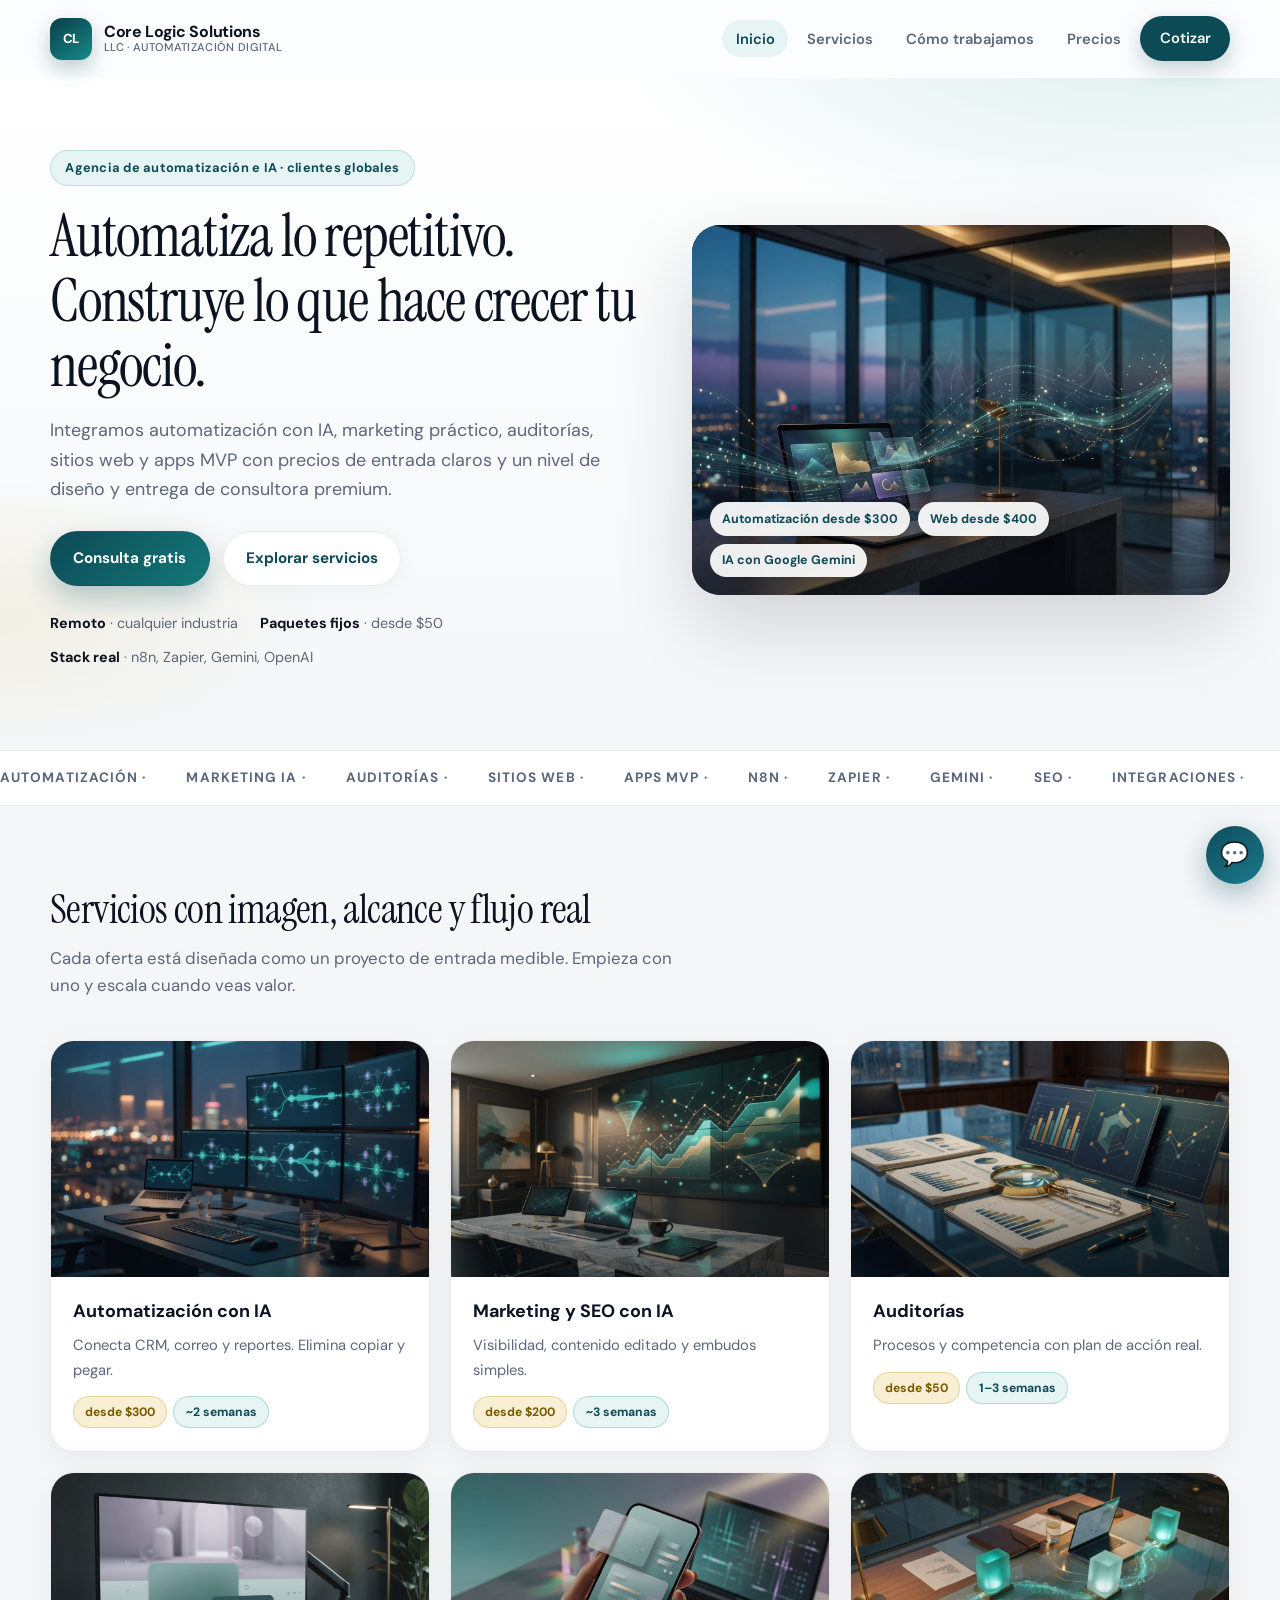
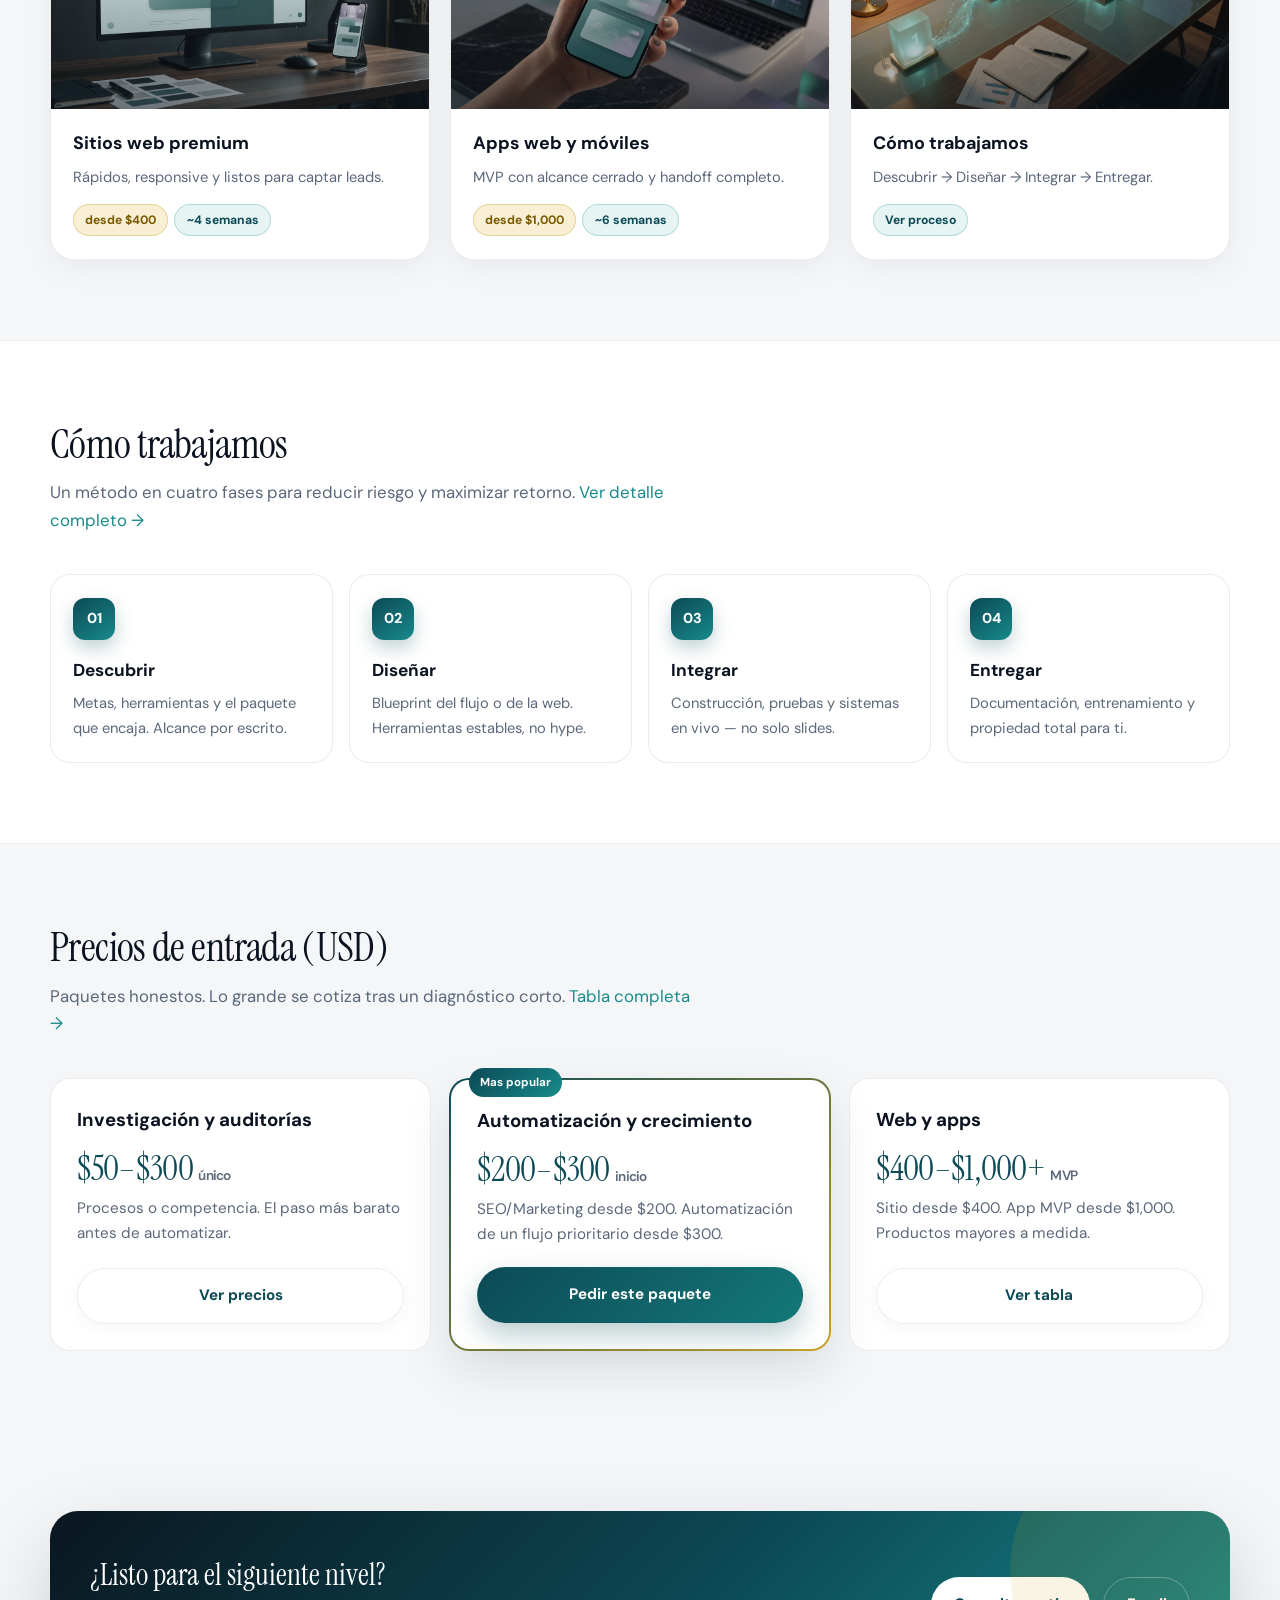
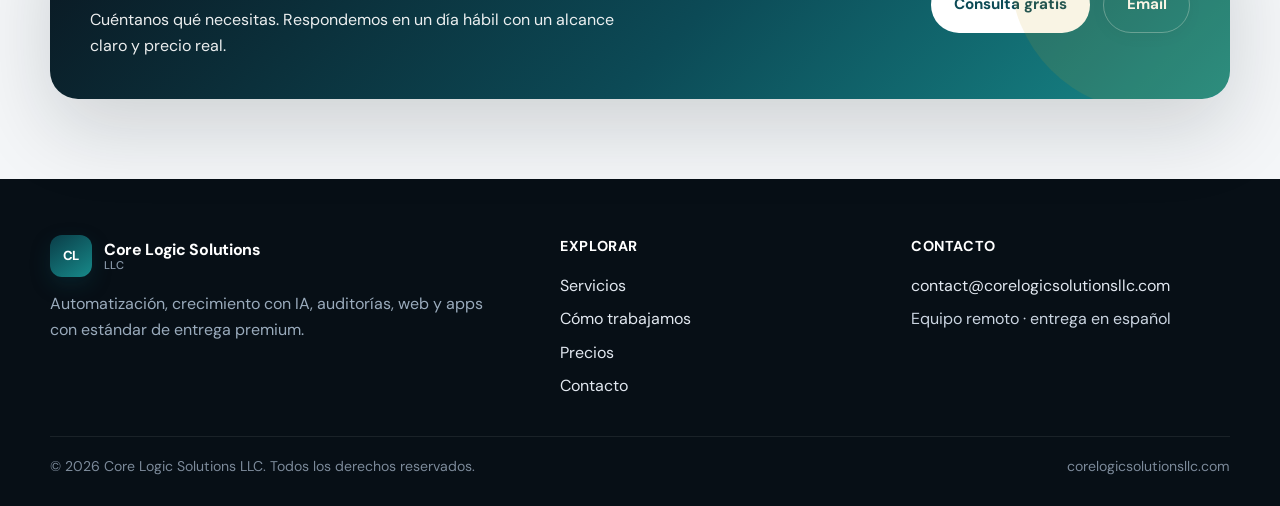
<file: index.html>
<!DOCTYPE html>
<html lang="es">
<head>
  <meta charset="UTF-8" />
  <meta name="viewport" content="width=device-width, initial-scale=1" />
  <title>Core Logic Solutions | Automatización con IA, Web y Crecimiento</title>
  <meta name="description" content="Automatización con IA, marketing y SEO, auditorías, sitios web y apps. Precios reales. Diseño profesional. Equipo remoto." />
  <link rel="preconnect" href="https://fonts.googleapis.com" />
  <link rel="preconnect" href="https://fonts.gstatic.com" crossorigin />
  <link href="https://fonts.googleapis.com/css2?family=DM+Sans:ital,opsz,wght@0,9..40,400;0,9..40,500;0,9..40,600;0,9..40,700;1,9..40,400&family=Instrument+Serif:ital@0;1&display=swap" rel="stylesheet" />
  <link rel="stylesheet" href="css/styles.css" />
  <link rel="icon" href="assets/favicon.svg" type="image/svg+xml" />
</head>
<body>
  <div class="scroll-progress" aria-hidden="true"></div>
  <header class="site-header">
    <div class="nav">
      <a class="logo" href="index.html">
        <div class="logo-mark">CL</div>
        <span>Core Logic Solutions<small>LLC · Automatización digital</small></span>
      </a>
      <button class="nav-toggle" type="button" aria-expanded="false" aria-label="Abrir menú">Menú</button>
      <ul class="nav-links">
        <li><a class="active" href="index.html">Inicio</a></li>
        <li><a href="servicios.html">Servicios</a></li>
        <li><a href="proceso.html">Cómo trabajamos</a></li>
        <li><a href="precios.html">Precios</a></li>
        <li><a class="btn btn-primary btn-sm" href="contacto.html">Cotizar</a></li>
      </ul>
    </div>
  </header>

  <main>
    <section class="hero">
      <div class="container hero-grid">
        <div class="reveal">
          <div class="eyebrow">Agencia de automatización e IA · clientes globales</div>
          <h1>Automatiza lo repetitivo. Construye lo que hace crecer tu negocio.</h1>
          <p class="lead">
            Integramos automatización con IA, marketing práctico, auditorías, sitios web y apps MVP
            con precios de entrada claros y un nivel de diseño y entrega de consultora premium.
          </p>
          <div class="hero-actions">
            <a class="btn btn-primary" href="contacto.html">Consulta gratis</a>
            <a class="btn btn-secondary" href="servicios.html">Explorar servicios</a>
          </div>
          <div class="trust-row">
            <span><strong>Remoto</strong> · cualquier industria</span>
            <span><strong>Paquetes fijos</strong> · desde $50</span>
            <span><strong>Stack real</strong> · n8n, Zapier, Gemini, OpenAI</span>
          </div>
        </div>
        <div class="hero-visual reveal reveal-delay-2">
          <img src="assets/hero.jpg" width="1600" height="900" alt="Oficina tecnológica premium de Core Logic Solutions" />
          <div class="hero-float">
            <span>Automatización desde $300</span>
            <span>Web desde $400</span>
            <span>IA con Google Gemini</span>
          </div>
        </div>
      </div>
    </section>

    <div class="marquee" aria-hidden="true">
      <div class="marquee-track">
        <span>Automatización ·</span><span>Marketing IA ·</span><span>Auditorías ·</span>
        <span>Sitios web ·</span><span>Apps MVP ·</span><span>n8n ·</span><span>Zapier ·</span>
        <span>Gemini ·</span><span>SEO ·</span><span>Integraciones ·</span>
        <span>Automatización ·</span><span>Marketing IA ·</span><span>Auditorías ·</span>
        <span>Sitios web ·</span><span>Apps MVP ·</span><span>n8n ·</span><span>Zapier ·</span>
        <span>Gemini ·</span><span>SEO ·</span><span>Integraciones ·</span>
      </div>
    </div>

    <section id="servicios-resumen">
      <div class="container">
        <div class="section-head reveal">
          <h2>Servicios con imagen, alcance y flujo real</h2>
          <p>Cada oferta está diseñada como un proyecto de entrada medible. Empieza con uno y escala cuando veas valor.</p>
        </div>
        <div class="grid-3">
          <a class="media-card reveal" href="servicios.html#automatizacion">
            <div class="media"><img src="assets/automation.jpg" alt="Automatización con IA" width="800" height="500" loading="lazy" /></div>
            <div class="body">
              <h3>Automatización con IA</h3>
              <p>Conecta CRM, correo y reportes. Elimina copiar y pegar.</p>
              <div class="meta"><span class="badge">desde $300</span><span class="badge badge-teal">~2 semanas</span></div>
            </div>
          </a>
          <a class="media-card reveal reveal-delay-1" href="servicios.html#marketing">
            <div class="media"><img src="assets/marketing.jpg" alt="Marketing y SEO con IA" width="800" height="500" loading="lazy" /></div>
            <div class="body">
              <h3>Marketing y SEO con IA</h3>
              <p>Visibilidad, contenido editado y embudos simples.</p>
              <div class="meta"><span class="badge">desde $200</span><span class="badge badge-teal">~3 semanas</span></div>
            </div>
          </a>
          <a class="media-card reveal reveal-delay-2" href="servicios.html#auditorias">
            <div class="media"><img src="assets/audit.jpg" alt="Auditorías de negocio" width="800" height="500" loading="lazy" /></div>
            <div class="body">
              <h3>Auditorías</h3>
              <p>Procesos y competencia con plan de acción real.</p>
              <div class="meta"><span class="badge">desde $50</span><span class="badge badge-teal">1–3 semanas</span></div>
            </div>
          </a>
          <a class="media-card reveal" href="servicios.html#web">
            <div class="media"><img src="assets/web.jpg" alt="Diseño de sitios web" width="800" height="500" loading="lazy" /></div>
            <div class="body">
              <h3>Sitios web premium</h3>
              <p>Rápidos, responsive y listos para captar leads.</p>
              <div class="meta"><span class="badge">desde $400</span><span class="badge badge-teal">~4 semanas</span></div>
            </div>
          </a>
          <a class="media-card reveal reveal-delay-1" href="servicios.html#apps">
            <div class="media"><img src="assets/app.jpg" alt="Apps web y móviles" width="800" height="500" loading="lazy" /></div>
            <div class="body">
              <h3>Apps web y móviles</h3>
              <p>MVP con alcance cerrado y handoff completo.</p>
              <div class="meta"><span class="badge">desde $1,000</span><span class="badge badge-teal">~6 semanas</span></div>
            </div>
          </a>
          <a class="media-card reveal reveal-delay-2" href="proceso.html">
            <div class="media"><img src="assets/process.jpg" alt="Cómo trabajamos" width="800" height="500" loading="lazy" /></div>
            <div class="body">
              <h3>Cómo trabajamos</h3>
              <p>Descubrir → Diseñar → Integrar → Entregar.</p>
              <div class="meta"><span class="badge badge-teal">Ver proceso</span></div>
            </div>
          </a>
        </div>
      </div>
    </section>

    <section class="section-alt" id="proceso">
      <div class="container">
        <div class="section-head reveal">
          <h2>Cómo trabajamos</h2>
          <p>Un método en cuatro fases para reducir riesgo y maximizar retorno. <a href="proceso.html">Ver detalle completo →</a></p>
        </div>
        <div class="steps">
          <div class="step reveal">
            <div class="step-num">01</div>
            <h3>Descubrir</h3>
            <p>Metas, herramientas y el paquete que encaja. Alcance por escrito.</p>
          </div>
          <div class="step reveal reveal-delay-1">
            <div class="step-num">02</div>
            <h3>Diseñar</h3>
            <p>Blueprint del flujo o de la web. Herramientas estables, no hype.</p>
          </div>
          <div class="step reveal reveal-delay-2">
            <div class="step-num">03</div>
            <h3>Integrar</h3>
            <p>Construcción, pruebas y sistemas en vivo — no solo slides.</p>
          </div>
          <div class="step reveal reveal-delay-3">
            <div class="step-num">04</div>
            <h3>Entregar</h3>
            <p>Documentación, entrenamiento y propiedad total para ti.</p>
          </div>
        </div>
      </div>
    </section>

    <section id="precios">
      <div class="container">
        <div class="section-head reveal">
          <h2>Precios de entrada (USD)</h2>
          <p>Paquetes honestos. Lo grande se cotiza tras un diagnóstico corto. <a href="precios.html">Tabla completa →</a></p>
        </div>
        <div class="pricing-grid">
          <div class="price-card reveal">
            <h3>Investigación y auditorías</h3>
            <div class="from">$50–$300 <small>único</small></div>
            <p>Procesos o competencia. El paso más barato antes de automatizar.</p>
            <a class="btn btn-secondary" href="precios.html">Ver precios</a>
          </div>
          <div class="price-card featured reveal reveal-delay-1">
            <h3>Automatización y crecimiento</h3>
            <div class="from">$200–$300 <small>inicio</small></div>
            <p>SEO/Marketing desde $200. Automatización de un flujo prioritario desde $300.</p>
            <a class="btn btn-primary" href="contacto.html">Pedir este paquete</a>
          </div>
          <div class="price-card reveal reveal-delay-2">
            <h3>Web y apps</h3>
            <div class="from">$400–$1,000+ <small>MVP</small></div>
            <p>Sitio desde $400. App MVP desde $1,000. Productos mayores a medida.</p>
            <a class="btn btn-secondary" href="precios.html">Ver tabla</a>
          </div>
        </div>
      </div>
    </section>

    <section>
      <div class="container">
        <div class="cta-band reveal">
          <div>
            <h2>¿Listo para el siguiente nivel?</h2>
            <p>Cuéntanos qué necesitas. Respondemos en un día hábil con un alcance claro y precio real.</p>
          </div>
          <div class="hero-actions" style="margin:0">
            <a class="btn btn-primary" href="contacto.html">Consulta gratis</a>
            <a class="btn btn-secondary btn-ghost" href="mailto:contact@corelogicsolutionsllc.com">Email</a>
          </div>
        </div>
      </div>
    </section>
  </main>

  <footer class="site-footer">
    <div class="container footer-grid">
      <div>
        <a class="logo" href="index.html" style="color:#fff;margin-bottom:0.85rem">
          <div class="logo-mark">CL</div>
          <span>Core Logic Solutions<small style="color:#8a9aab">LLC</small></span>
        </a>
        <p style="margin:0;max-width:28rem;color:#9aabbc">
          Automatización, crecimiento con IA, auditorías, web y apps con estándar de entrega premium.
        </p>
      </div>
      <div>
        <h4>Explorar</h4>
        <ul>
          <li><a href="servicios.html">Servicios</a></li>
          <li><a href="proceso.html">Cómo trabajamos</a></li>
          <li><a href="precios.html">Precios</a></li>
          <li><a href="contacto.html">Contacto</a></li>
        </ul>
      </div>
      <div>
        <h4>Contacto</h4>
        <ul>
          <li><a href="mailto:contact@corelogicsolutionsllc.com">contact@corelogicsolutionsllc.com</a></li>
          <li>Equipo remoto · entrega en español</li>
        </ul>
      </div>
    </div>
    <div class="container footer-bottom">
      <span>© <span data-year></span> Core Logic Solutions LLC. Todos los derechos reservados.</span>
      <span>corelogicsolutionsllc.com</span>
    </div>
  </footer>
  <script src="js/main.js"></script>
  <script src="js/chatbot.js"></script>
</body>
</html>
</file>
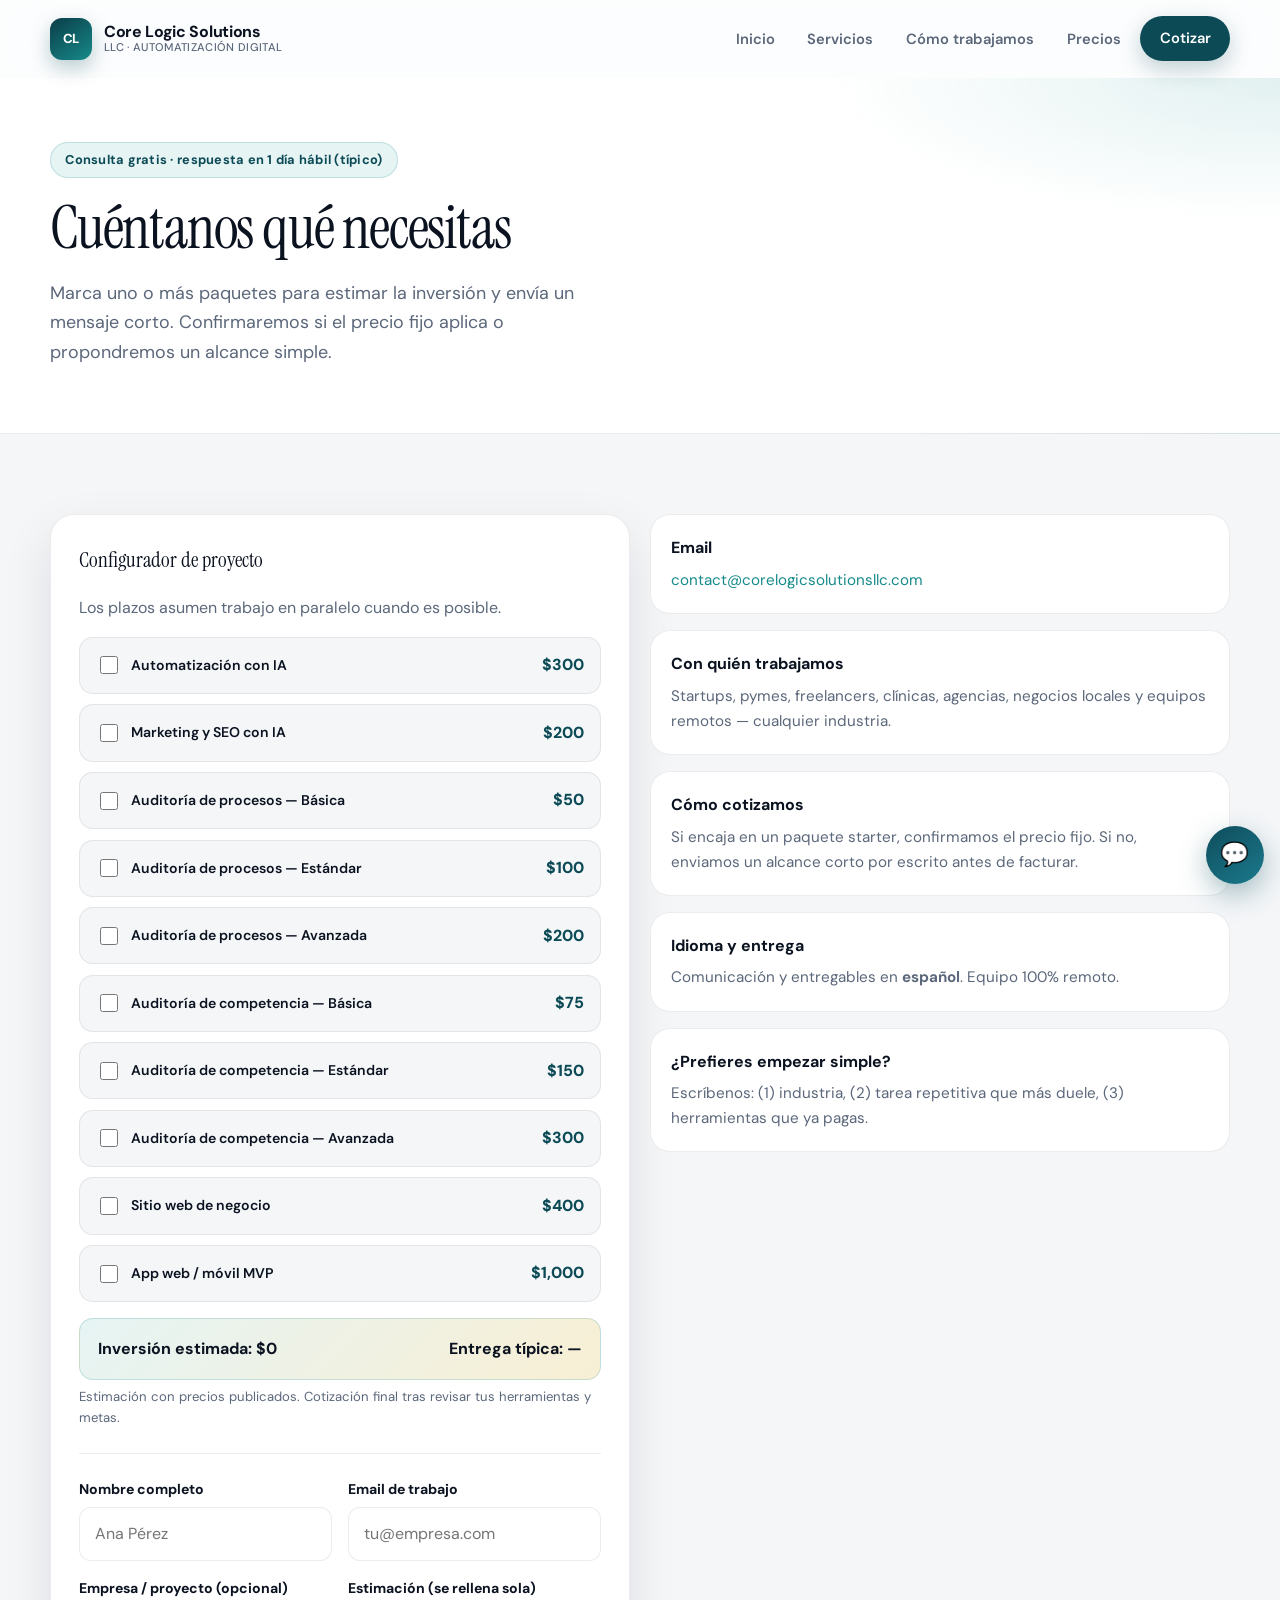
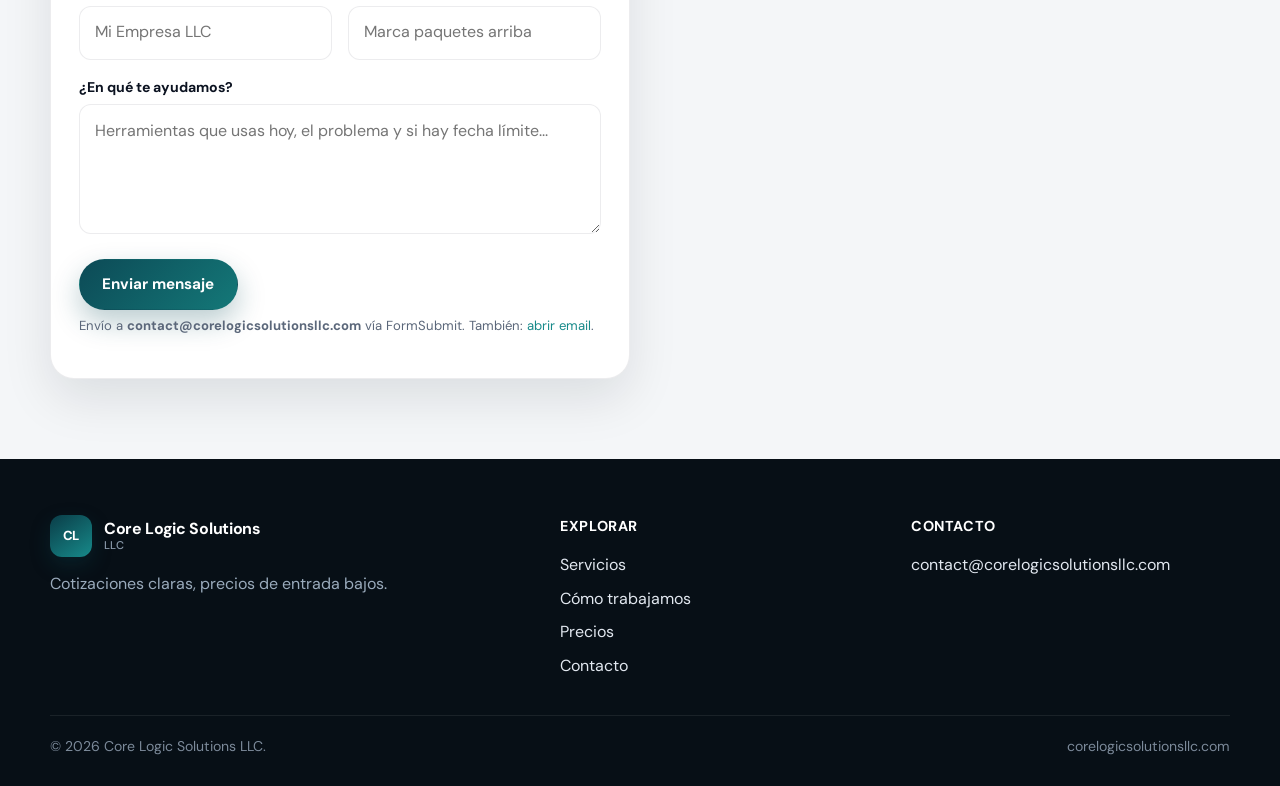
<file: contact.html>
<!DOCTYPE html>
<html lang="es">
<head>
  <meta charset="UTF-8" />
  <meta http-equiv="refresh" content="0; url=contacto.html" />
  <link rel="canonical" href="contacto.html" />
  <title>Redirigiendo…</title>
  <script>location.replace("contacto.html");</script>
</head>
<body>
  <p><a href="contacto.html">Ir a Contacto</a></p>
</body>
</html>
</file>
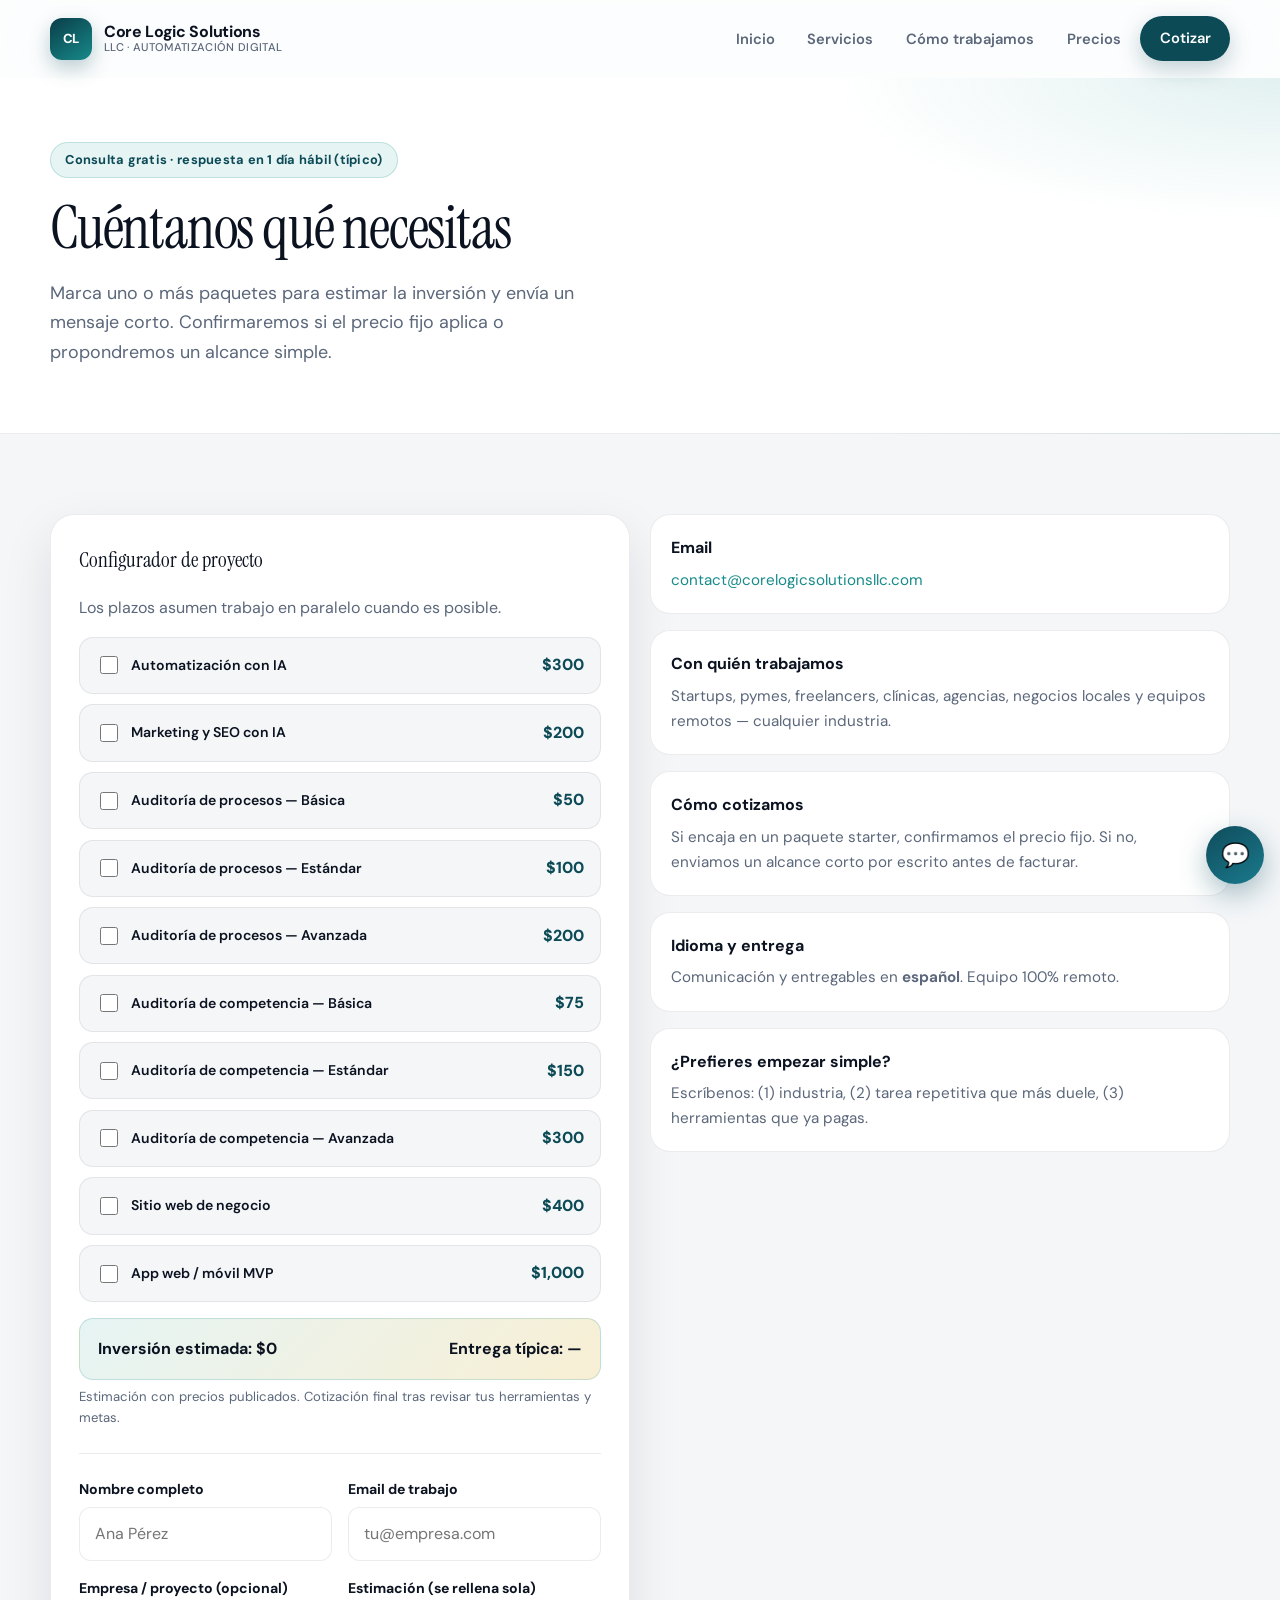
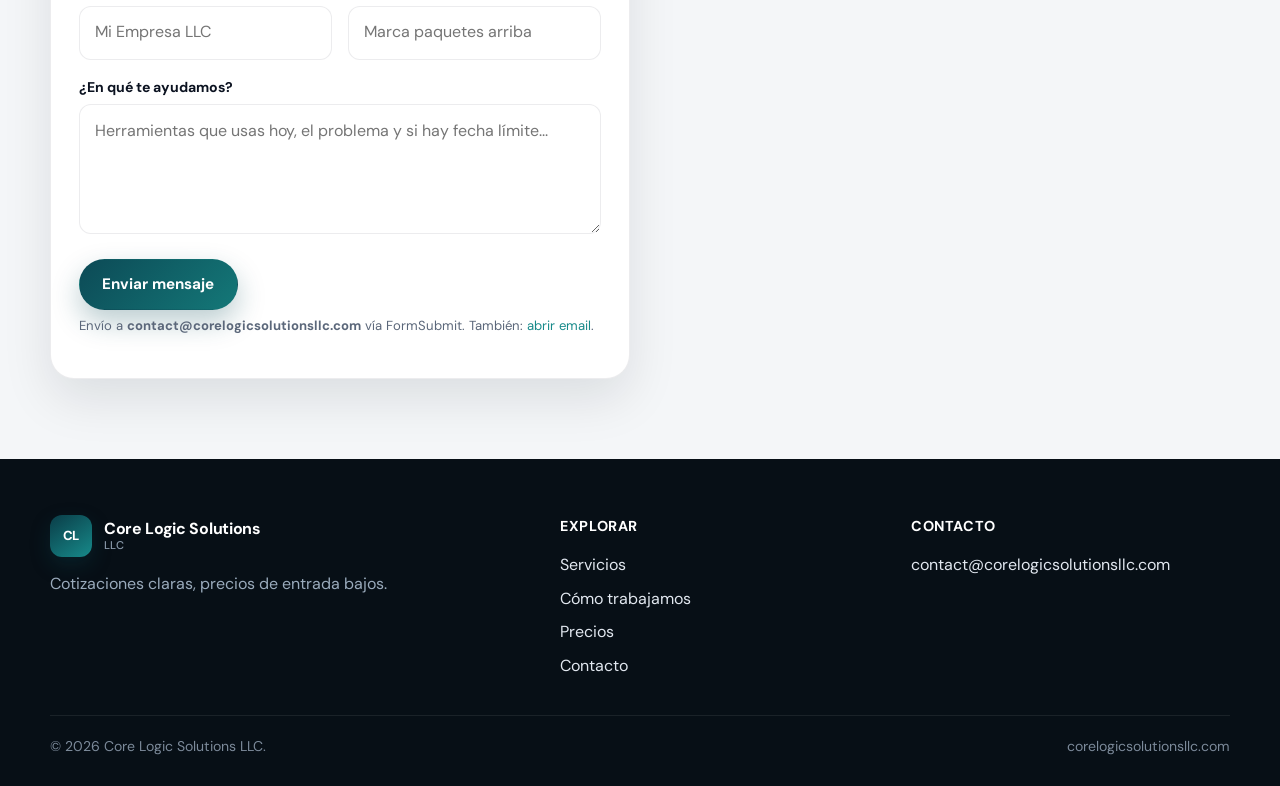
<file: contacto.html>
<!DOCTYPE html>
<html lang="es">
<head>
  <meta charset="UTF-8" />
  <meta name="viewport" content="width=device-width, initial-scale=1" />
  <title>Contacto y cotización | Core Logic Solutions</title>
  <meta name="description" content="Pide una consulta gratis o cotiza paquetes de automatización, SEO, auditorías, web y apps." />
  <link rel="preconnect" href="https://fonts.googleapis.com" />
  <link rel="preconnect" href="https://fonts.gstatic.com" crossorigin />
  <link href="https://fonts.googleapis.com/css2?family=DM+Sans:ital,opsz,wght@0,9..40,400;0,9..40,500;0,9..40,600;0,9..40,700;1,9..40,400&family=Instrument+Serif:ital@0;1&display=swap" rel="stylesheet" />
  <link rel="stylesheet" href="css/styles.css" />
  <link rel="icon" href="assets/favicon.svg" type="image/svg+xml" />
</head>
<body>
  <div class="scroll-progress" aria-hidden="true"></div>
  <header class="site-header">
    <div class="nav">
      <a class="logo" href="index.html">
        <div class="logo-mark">CL</div>
        <span>Core Logic Solutions<small>LLC · Automatización digital</small></span>
      </a>
      <button class="nav-toggle" type="button" aria-expanded="false" aria-label="Abrir menú">Menú</button>
      <ul class="nav-links">
        <li><a href="index.html">Inicio</a></li>
        <li><a href="servicios.html">Servicios</a></li>
        <li><a href="proceso.html">Cómo trabajamos</a></li>
        <li><a href="precios.html">Precios</a></li>
        <li><a class="btn btn-primary btn-sm" href="contacto.html">Cotizar</a></li>
      </ul>
    </div>
  </header>

  <main>
    <div class="page-hero">
      <div class="container">
        <div class="eyebrow reveal">Consulta gratis · respuesta en 1 día hábil (típico)</div>
        <h1 class="reveal">Cuéntanos qué necesitas</h1>
        <p class="reveal reveal-delay-1">
          Marca uno o más paquetes para estimar la inversión y envía un mensaje corto.
          Confirmaremos si el precio fijo aplica o propondremos un alcance simple.
        </p>
      </div>
    </div>

    <section>
      <div class="container grid-2" style="align-items:start">
        <div class="form-card reveal">
          <h2 class="mt-0" style="font-size:1.3rem;font-family:var(--display);font-weight:400">Configurador de proyecto</h2>
          <p class="muted" style="margin-top:0">Los plazos asumen trabajo en paralelo cuando es posible.</p>

          <div class="builder" style="margin-top:1rem">
            <div class="builder-item">
              <label><input type="checkbox" data-price="300" data-weeks="2" data-name="Automatización con IA ($300)" value="automation" /> Automatización con IA</label>
              <span class="amt">$300</span>
            </div>
            <div class="builder-item">
              <label><input type="checkbox" data-price="200" data-weeks="3" data-name="Marketing y SEO con IA ($200)" value="marketing" /> Marketing y SEO con IA</label>
              <span class="amt">$200</span>
            </div>
            <div class="builder-item">
              <label><input type="checkbox" data-price="50" data-weeks="1" data-name="Auditoría de procesos — Básica ($50)" value="biz-basic" /> Auditoría de procesos — Básica</label>
              <span class="amt">$50</span>
            </div>
            <div class="builder-item">
              <label><input type="checkbox" data-price="100" data-weeks="2" data-name="Auditoría de procesos — Estándar ($100)" value="biz-std" /> Auditoría de procesos — Estándar</label>
              <span class="amt">$100</span>
            </div>
            <div class="builder-item">
              <label><input type="checkbox" data-price="200" data-weeks="3" data-name="Auditoría de procesos — Avanzada ($200)" value="biz-adv" /> Auditoría de procesos — Avanzada</label>
              <span class="amt">$200</span>
            </div>
            <div class="builder-item">
              <label><input type="checkbox" data-price="75" data-weeks="1" data-name="Auditoría de competencia — Básica ($75)" value="comp-basic" /> Auditoría de competencia — Básica</label>
              <span class="amt">$75</span>
            </div>
            <div class="builder-item">
              <label><input type="checkbox" data-price="150" data-weeks="2" data-name="Auditoría de competencia — Estándar ($150)" value="comp-std" /> Auditoría de competencia — Estándar</label>
              <span class="amt">$150</span>
            </div>
            <div class="builder-item">
              <label><input type="checkbox" data-price="300" data-weeks="3" data-name="Auditoría de competencia — Avanzada ($300)" value="comp-adv" /> Auditoría de competencia — Avanzada</label>
              <span class="amt">$300</span>
            </div>
            <div class="builder-item">
              <label><input type="checkbox" data-price="400" data-weeks="4" data-name="Sitio web ($400)" value="website" /> Sitio web de negocio</label>
              <span class="amt">$400</span>
            </div>
            <div class="builder-item">
              <label><input type="checkbox" data-price="1000" data-weeks="6" data-name="App MVP ($1000)" value="app" /> App web / móvil MVP</label>
              <span class="amt">$1,000</span>
            </div>
          </div>

          <div class="builder-total">
            <span>Inversión estimada: <strong id="budget-total">$0</strong></span>
            <span>Entrega típica: <strong id="budget-weeks">—</strong></span>
          </div>
          <p class="help">Estimación con precios publicados. Cotización final tras revisar tus herramientas y metas.</p>

          <hr style="border:none;border-top:1px solid var(--line);margin:1.5rem 0" />

          <form class="form-grid" action="https://formsubmit.co/contact@corelogicsolutionsllc.com" method="POST">
            <input type="hidden" name="_subject" value="Nueva consulta — Core Logic Solutions" />
            <input type="hidden" name="_captcha" value="false" />
            <input type="hidden" name="_template" value="table" />
            <input type="hidden" name="selected_services" id="selected-services" value="" />
            <input type="text" name="_honey" style="display:none" tabindex="-1" autocomplete="off" />
            <div>
              <label for="name">Nombre completo</label>
              <input id="name" name="name" type="text" required autocomplete="name" placeholder="Ana Pérez" />
            </div>
            <div>
              <label for="email">Email de trabajo</label>
              <input id="email" name="email" type="email" required autocomplete="email" placeholder="tu@empresa.com" />
            </div>
            <div>
              <label for="company">Empresa / proyecto (opcional)</label>
              <input id="company" name="company" type="text" autocomplete="organization" placeholder="Mi Empresa LLC" />
            </div>
            <div>
              <label for="budget_note">Estimación (se rellena sola)</label>
              <input id="budget_note" name="budget_note" type="text" readonly placeholder="Marca paquetes arriba" />
            </div>
            <div class="full">
              <label for="message">¿En qué te ayudamos?</label>
              <textarea id="message" name="message" required placeholder="Herramientas que usas hoy, el problema y si hay fecha límite..."></textarea>
            </div>
            <div class="full">
              <button class="btn btn-primary" type="submit">Enviar mensaje</button>
              <p class="help">
                Envío a <strong>contact@corelogicsolutionsllc.com</strong> vía FormSubmit.
                También: <a href="mailto:contact@corelogicsolutionsllc.com">abrir email</a>.
              </p>
            </div>
          </form>
        </div>

        <aside class="contact-side reveal reveal-delay-1">
          <div class="info-box">
            <h3>Email</h3>
            <p><a href="mailto:contact@corelogicsolutionsllc.com">contact@corelogicsolutionsllc.com</a></p>
          </div>
          <div class="info-box">
            <h3>Con quién trabajamos</h3>
            <p>Startups, pymes, freelancers, clínicas, agencias, negocios locales y equipos remotos — cualquier industria.</p>
          </div>
          <div class="info-box">
            <h3>Cómo cotizamos</h3>
            <p>Si encaja en un paquete starter, confirmamos el precio fijo. Si no, enviamos un alcance corto por escrito antes de facturar.</p>
          </div>
          <div class="info-box">
            <h3>Idioma y entrega</h3>
            <p>Comunicación y entregables en <strong>español</strong>. Equipo 100% remoto.</p>
          </div>
          <div class="info-box">
            <h3>¿Prefieres empezar simple?</h3>
            <p>Escríbenos: (1) industria, (2) tarea repetitiva que más duele, (3) herramientas que ya pagas.</p>
          </div>
        </aside>
      </div>
    </section>
  </main>

  <footer class="site-footer">
    <div class="container footer-grid">
      <div>
        <a class="logo" href="index.html" style="color:#fff;margin-bottom:0.85rem">
          <div class="logo-mark">CL</div>
          <span>Core Logic Solutions<small style="color:#8a9aab">LLC</small></span>
        </a>
        <p style="margin:0;max-width:28rem;color:#9aabbc">Cotizaciones claras, precios de entrada bajos.</p>
      </div>
      <div>
        <h4>Explorar</h4>
        <ul>
          <li><a href="servicios.html">Servicios</a></li>
          <li><a href="proceso.html">Cómo trabajamos</a></li>
          <li><a href="precios.html">Precios</a></li>
          <li><a href="contacto.html">Contacto</a></li>
        </ul>
      </div>
      <div>
        <h4>Contacto</h4>
        <ul>
          <li><a href="mailto:contact@corelogicsolutionsllc.com">contact@corelogicsolutionsllc.com</a></li>
        </ul>
      </div>
    </div>
    <div class="container footer-bottom">
      <span>© <span data-year></span> Core Logic Solutions LLC.</span>
      <span>corelogicsolutionsllc.com</span>
    </div>
  </footer>
  <script src="js/main.js"></script>
  <script src="js/chatbot.js"></script>
</body>
</html>
</file>
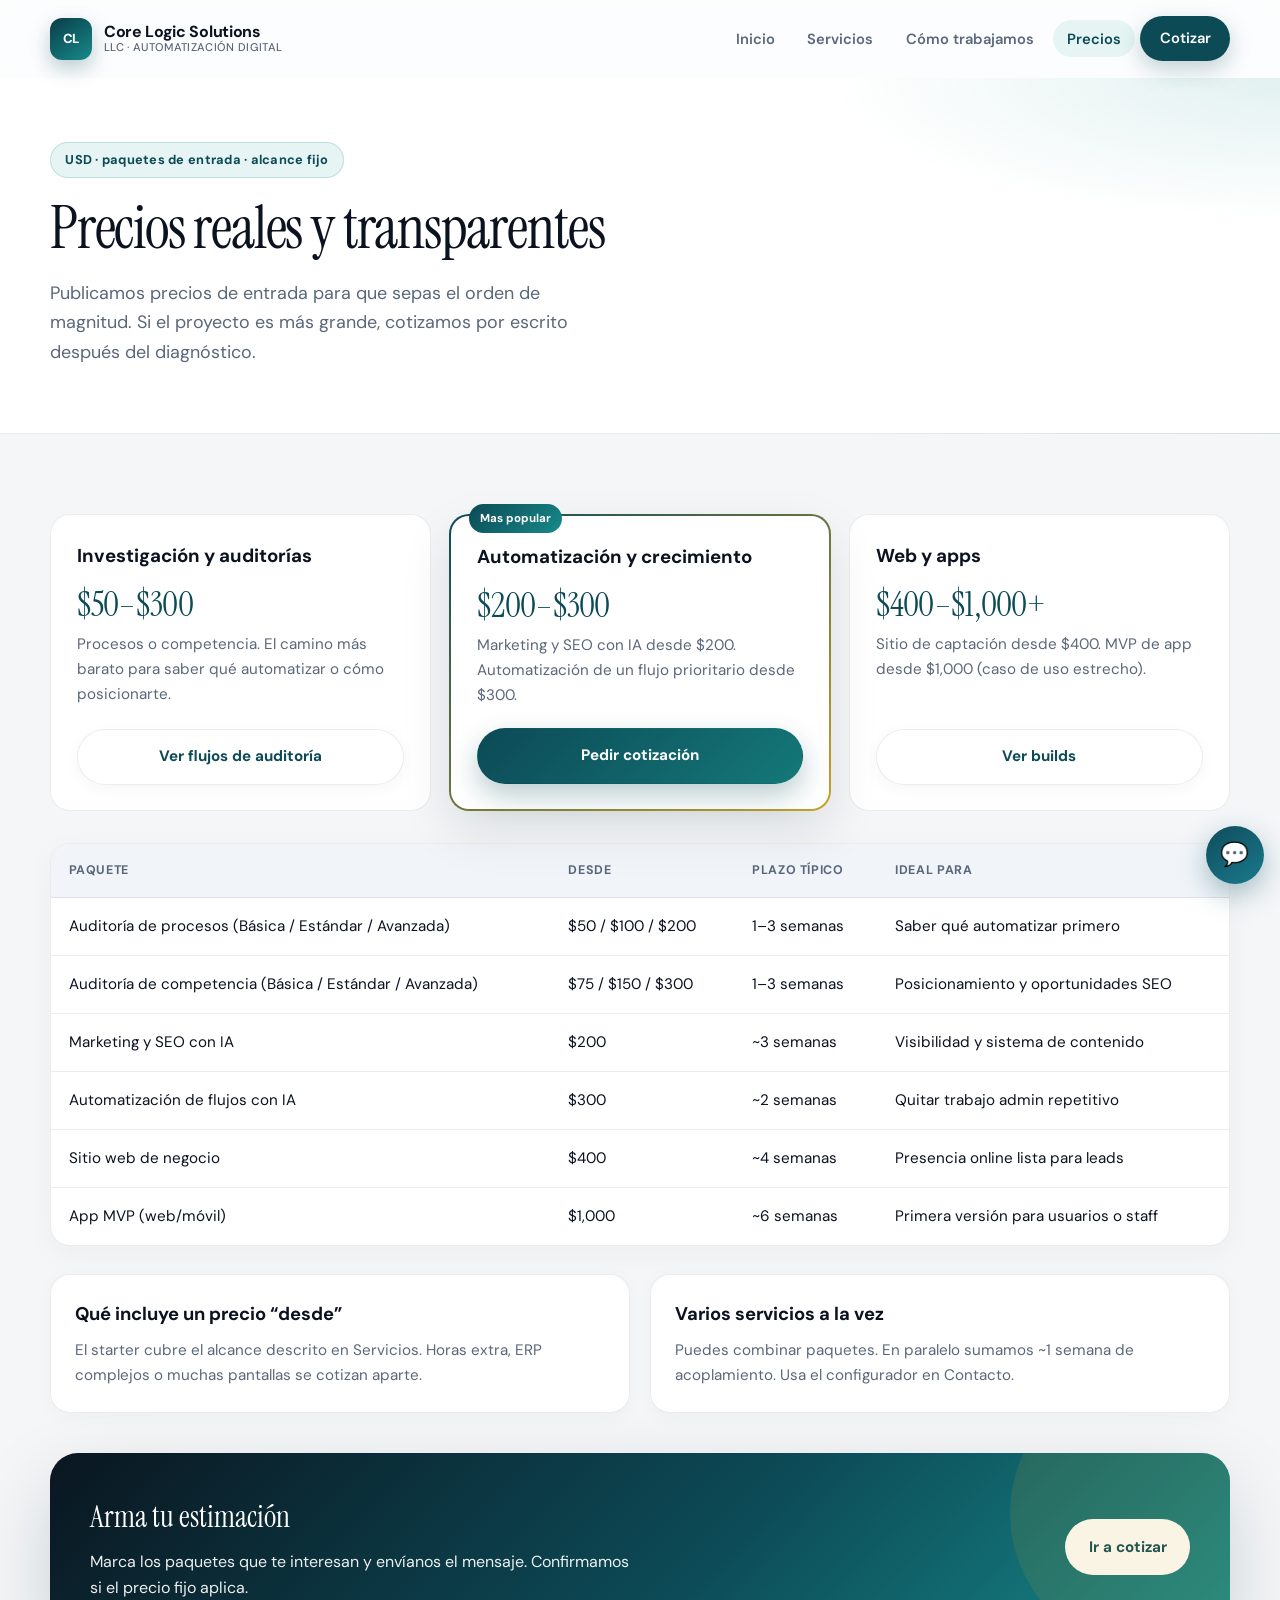
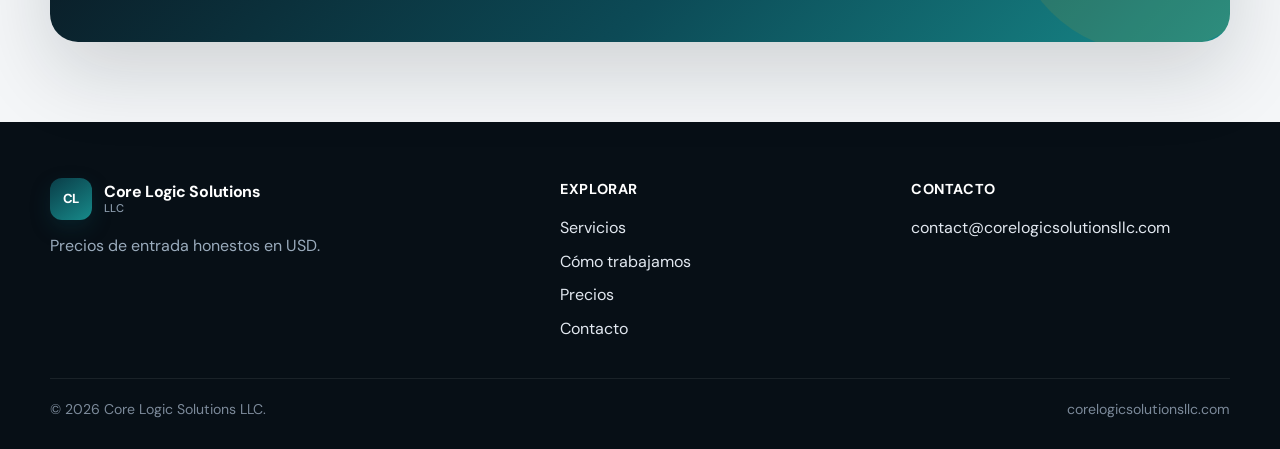
<file: precios.html>
<!DOCTYPE html>
<html lang="es">
<head>
  <meta charset="UTF-8" />
  <meta name="viewport" content="width=device-width, initial-scale=1" />
  <title>Precios | Core Logic Solutions</title>
  <meta name="description" content="Precios reales y bajos: auditorías desde $50, marketing $200, automatización $300, web $400, app MVP $1,000." />
  <link rel="preconnect" href="https://fonts.googleapis.com" />
  <link rel="preconnect" href="https://fonts.gstatic.com" crossorigin />
  <link href="https://fonts.googleapis.com/css2?family=DM+Sans:ital,opsz,wght@0,9..40,400;0,9..40,500;0,9..40,600;0,9..40,700;1,9..40,400&family=Instrument+Serif:ital@0;1&display=swap" rel="stylesheet" />
  <link rel="stylesheet" href="css/styles.css" />
  <link rel="icon" href="assets/favicon.svg" type="image/svg+xml" />
</head>
<body>
  <div class="scroll-progress" aria-hidden="true"></div>
  <header class="site-header">
    <div class="nav">
      <a class="logo" href="index.html">
        <div class="logo-mark">CL</div>
        <span>Core Logic Solutions<small>LLC · Automatización digital</small></span>
      </a>
      <button class="nav-toggle" type="button" aria-expanded="false" aria-label="Abrir menú">Menú</button>
      <ul class="nav-links">
        <li><a href="index.html">Inicio</a></li>
        <li><a href="servicios.html">Servicios</a></li>
        <li><a href="proceso.html">Cómo trabajamos</a></li>
        <li><a class="active" href="precios.html">Precios</a></li>
        <li><a class="btn btn-primary btn-sm" href="contacto.html">Cotizar</a></li>
      </ul>
    </div>
  </header>

  <main>
    <div class="page-hero">
      <div class="container">
        <div class="eyebrow reveal">USD · paquetes de entrada · alcance fijo</div>
        <h1 class="reveal">Precios reales y transparentes</h1>
        <p class="reveal reveal-delay-1">
          Publicamos precios de entrada para que sepas el orden de magnitud.
          Si el proyecto es más grande, cotizamos por escrito después del diagnóstico.
        </p>
      </div>
    </div>

    <section>
      <div class="container">
        <div class="pricing-grid">
          <div class="price-card reveal">
            <h3>Investigación y auditorías</h3>
            <div class="from">$50–$300</div>
            <p>Procesos o competencia. El camino más barato para saber qué automatizar o cómo posicionarte.</p>
            <a class="btn btn-secondary" href="servicios.html#auditorias">Ver flujos de auditoría</a>
          </div>
          <div class="price-card featured reveal reveal-delay-1">
            <h3>Automatización y crecimiento</h3>
            <div class="from">$200–$300</div>
            <p>Marketing y SEO con IA desde $200. Automatización de un flujo prioritario desde $300.</p>
            <a class="btn btn-primary" href="contacto.html">Pedir cotización</a>
          </div>
          <div class="price-card reveal reveal-delay-2">
            <h3>Web y apps</h3>
            <div class="from">$400–$1,000+</div>
            <p>Sitio de captación desde $400. MVP de app desde $1,000 (caso de uso estrecho).</p>
            <a class="btn btn-secondary" href="servicios.html#web">Ver builds</a>
          </div>
        </div>

        <div class="table-wrap reveal" style="margin-top:2rem">
          <table>
            <thead>
              <tr>
                <th>Paquete</th>
                <th>Desde</th>
                <th>Plazo típico</th>
                <th>Ideal para</th>
              </tr>
            </thead>
            <tbody>
              <tr>
                <td>Auditoría de procesos (Básica / Estándar / Avanzada)</td>
                <td>$50 / $100 / $200</td>
                <td>1–3 semanas</td>
                <td>Saber qué automatizar primero</td>
              </tr>
              <tr>
                <td>Auditoría de competencia (Básica / Estándar / Avanzada)</td>
                <td>$75 / $150 / $300</td>
                <td>1–3 semanas</td>
                <td>Posicionamiento y oportunidades SEO</td>
              </tr>
              <tr>
                <td>Marketing y SEO con IA</td>
                <td>$200</td>
                <td>~3 semanas</td>
                <td>Visibilidad y sistema de contenido</td>
              </tr>
              <tr>
                <td>Automatización de flujos con IA</td>
                <td>$300</td>
                <td>~2 semanas</td>
                <td>Quitar trabajo admin repetitivo</td>
              </tr>
              <tr>
                <td>Sitio web de negocio</td>
                <td>$400</td>
                <td>~4 semanas</td>
                <td>Presencia online lista para leads</td>
              </tr>
              <tr>
                <td>App MVP (web/móvil)</td>
                <td>$1,000</td>
                <td>~6 semanas</td>
                <td>Primera versión para usuarios o staff</td>
              </tr>
            </tbody>
          </table>
        </div>

        <div class="grid-2" style="margin-top:1.75rem">
          <article class="card reveal">
            <h3 class="mt-0">Qué incluye un precio “desde”</h3>
            <p class="muted mb-0">El starter cubre el alcance descrito en Servicios. Horas extra, ERP complejos o muchas pantallas se cotizan aparte.</p>
          </article>
          <article class="card reveal reveal-delay-1">
            <h3 class="mt-0">Varios servicios a la vez</h3>
            <p class="muted mb-0">Puedes combinar paquetes. En paralelo sumamos ~1 semana de acoplamiento. Usa el configurador en Contacto.</p>
          </article>
        </div>

        <div class="cta-band reveal" style="margin-top:2.5rem">
          <div>
            <h2>Arma tu estimación</h2>
            <p>Marca los paquetes que te interesan y envíanos el mensaje. Confirmamos si el precio fijo aplica.</p>
          </div>
          <a class="btn btn-primary" href="contacto.html">Ir a cotizar</a>
        </div>
      </div>
    </section>
  </main>

  <footer class="site-footer">
    <div class="container footer-grid">
      <div>
        <a class="logo" href="index.html" style="color:#fff;margin-bottom:0.85rem">
          <div class="logo-mark">CL</div>
          <span>Core Logic Solutions<small style="color:#8a9aab">LLC</small></span>
        </a>
        <p style="margin:0;max-width:28rem;color:#9aabbc">Precios de entrada honestos en USD.</p>
      </div>
      <div>
        <h4>Explorar</h4>
        <ul>
          <li><a href="servicios.html">Servicios</a></li>
          <li><a href="proceso.html">Cómo trabajamos</a></li>
          <li><a href="precios.html">Precios</a></li>
          <li><a href="contacto.html">Contacto</a></li>
        </ul>
      </div>
      <div>
        <h4>Contacto</h4>
        <ul>
          <li><a href="mailto:contact@corelogicsolutionsllc.com">contact@corelogicsolutionsllc.com</a></li>
        </ul>
      </div>
    </div>
    <div class="container footer-bottom">
      <span>© <span data-year></span> Core Logic Solutions LLC.</span>
      <span>corelogicsolutionsllc.com</span>
    </div>
  </footer>
  <script src="js/main.js"></script>
  <script src="js/chatbot.js"></script>
</body>
</html>
</file>
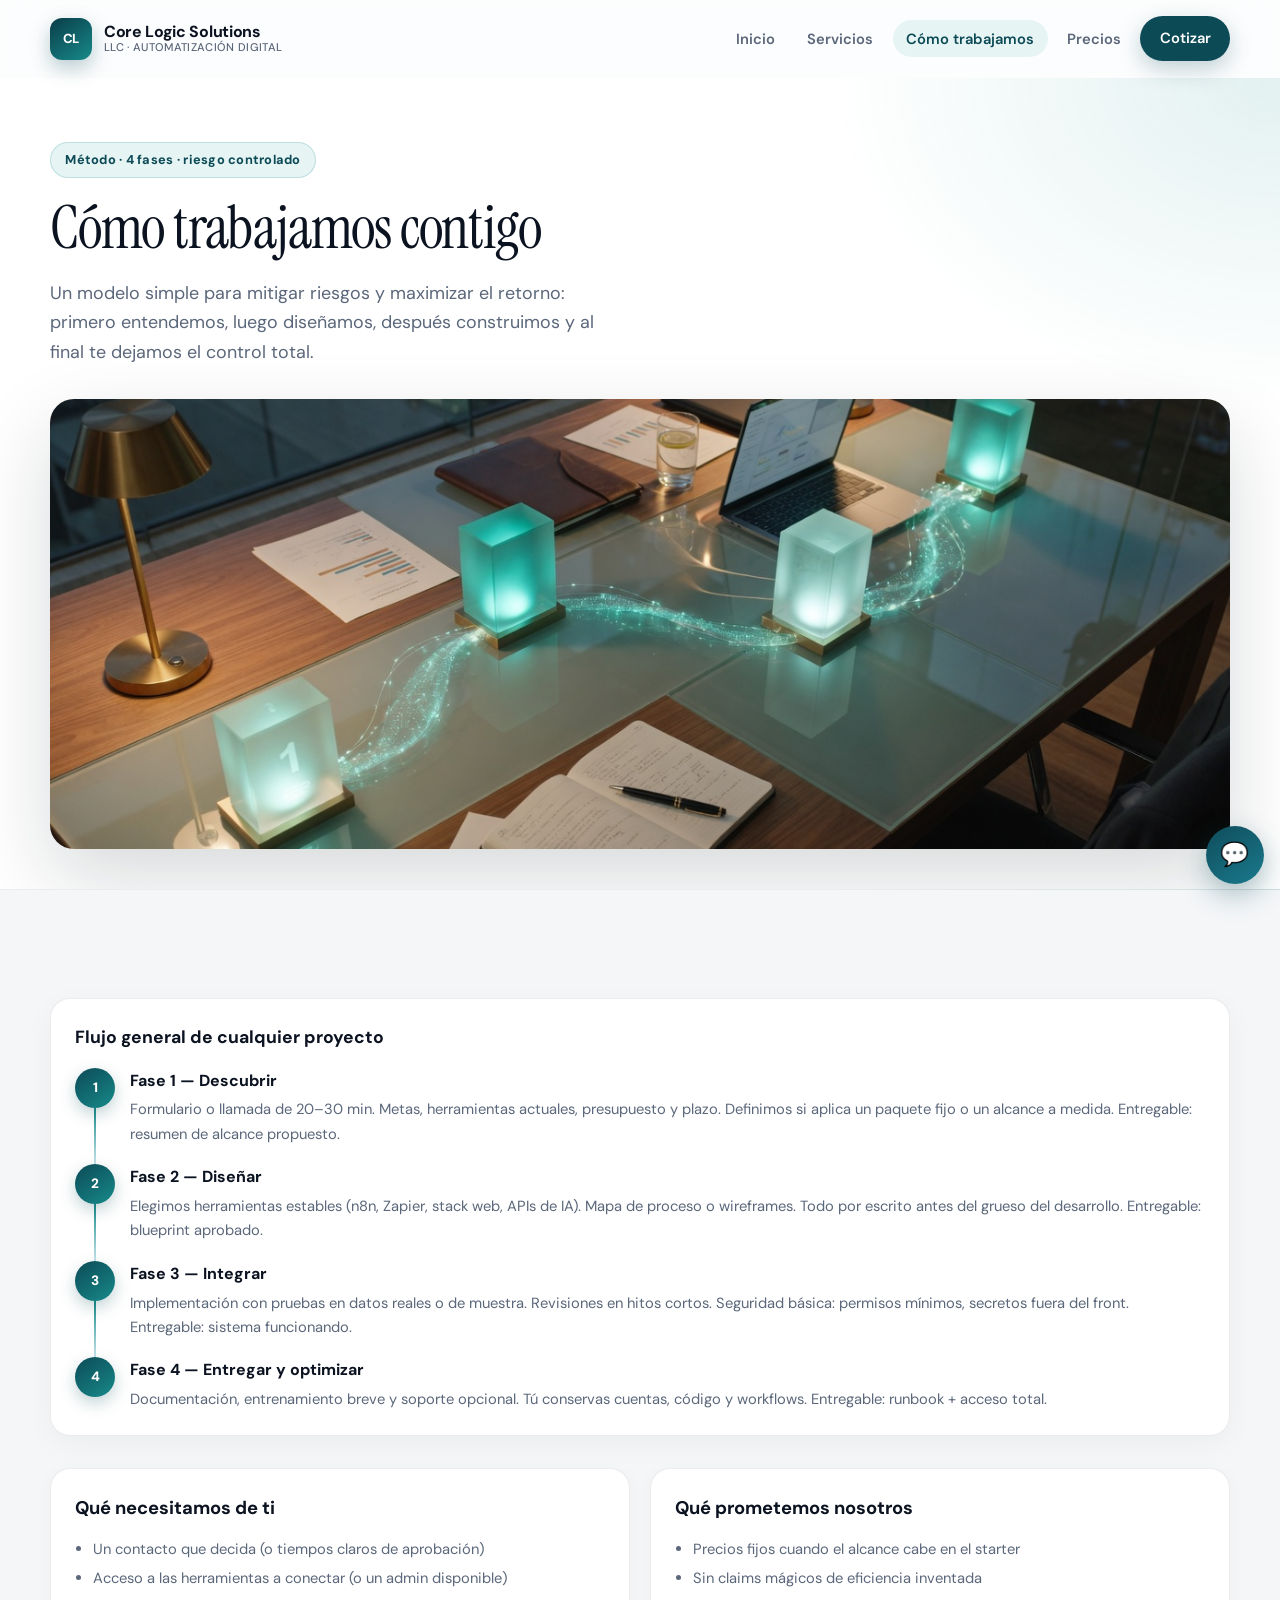
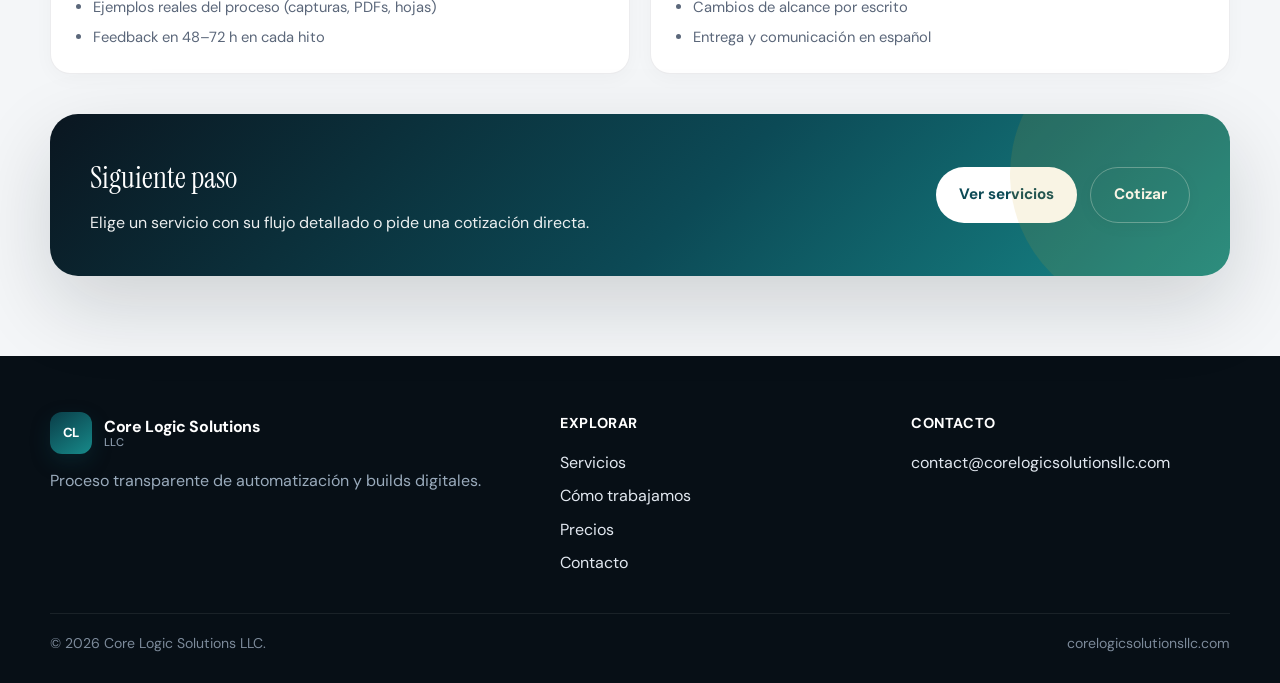
<file: proceso.html>
<!DOCTYPE html>
<html lang="es">
<head>
  <meta charset="UTF-8" />
  <meta name="viewport" content="width=device-width, initial-scale=1" />
  <title>Cómo trabajamos | Core Logic Solutions</title>
  <meta name="description" content="Proceso en 4 fases: descubrir, diseñar, integrar y entregar. Método de consultora premium." />
  <link rel="preconnect" href="https://fonts.googleapis.com" />
  <link rel="preconnect" href="https://fonts.gstatic.com" crossorigin />
  <link href="https://fonts.googleapis.com/css2?family=DM+Sans:ital,opsz,wght@0,9..40,400;0,9..40,500;0,9..40,600;0,9..40,700;1,9..40,400&family=Instrument+Serif:ital@0;1&display=swap" rel="stylesheet" />
  <link rel="stylesheet" href="css/styles.css" />
  <link rel="icon" href="assets/favicon.svg" type="image/svg+xml" />
</head>
<body>
  <div class="scroll-progress" aria-hidden="true"></div>
  <header class="site-header">
    <div class="nav">
      <a class="logo" href="index.html">
        <div class="logo-mark">CL</div>
        <span>Core Logic Solutions<small>LLC · Automatización digital</small></span>
      </a>
      <button class="nav-toggle" type="button" aria-expanded="false" aria-label="Abrir menú">Menú</button>
      <ul class="nav-links">
        <li><a href="index.html">Inicio</a></li>
        <li><a href="servicios.html">Servicios</a></li>
        <li><a class="active" href="proceso.html">Cómo trabajamos</a></li>
        <li><a href="precios.html">Precios</a></li>
        <li><a class="btn btn-primary btn-sm" href="contacto.html">Cotizar</a></li>
      </ul>
    </div>
  </header>

  <main>
    <div class="page-hero">
      <div class="container">
        <div class="eyebrow reveal">Método · 4 fases · riesgo controlado</div>
        <h1 class="reveal">Cómo trabajamos contigo</h1>
        <p class="reveal reveal-delay-1">
          Un modelo simple para mitigar riesgos y maximizar el retorno: primero entendemos,
          luego diseñamos, después construimos y al final te dejamos el control total.
        </p>
        <div class="page-hero-media reveal reveal-delay-2">
          <img src="assets/process.jpg" width="1600" height="700" alt="Proceso de trabajo premium de Core Logic" />
        </div>
      </div>
    </div>

    <section>
      <div class="container">
        <div class="flow reveal">
          <h3>Flujo general de cualquier proyecto</h3>
          <div class="flow-steps">
            <div class="flow-step">
              <div>
                <strong>Fase 1 — Descubrir</strong>
                <p>
                  Formulario o llamada de 20–30 min. Metas, herramientas actuales, presupuesto y plazo.
                  Definimos si aplica un paquete fijo o un alcance a medida. Entregable: resumen de alcance propuesto.
                </p>
              </div>
            </div>
            <div class="flow-step">
              <div>
                <strong>Fase 2 — Diseñar</strong>
                <p>
                  Elegimos herramientas estables (n8n, Zapier, stack web, APIs de IA). Mapa de proceso o wireframes.
                  Todo por escrito antes del grueso del desarrollo. Entregable: blueprint aprobado.
                </p>
              </div>
            </div>
            <div class="flow-step">
              <div>
                <strong>Fase 3 — Integrar</strong>
                <p>
                  Implementación con pruebas en datos reales o de muestra. Revisiones en hitos cortos.
                  Seguridad básica: permisos mínimos, secretos fuera del front. Entregable: sistema funcionando.
                </p>
              </div>
            </div>
            <div class="flow-step">
              <div>
                <strong>Fase 4 — Entregar y optimizar</strong>
                <p>
                  Documentación, entrenamiento breve y soporte opcional. Tú conservas cuentas, código y workflows.
                  Entregable: runbook + acceso total.
                </p>
              </div>
            </div>
          </div>
        </div>

        <div class="grid-2" style="margin-top:2rem">
          <article class="card reveal">
            <h3 class="mt-0">Qué necesitamos de ti</h3>
            <ul>
              <li>Un contacto que decida (o tiempos claros de aprobación)</li>
              <li>Acceso a las herramientas a conectar (o un admin disponible)</li>
              <li>Ejemplos reales del proceso (capturas, PDFs, hojas)</li>
              <li>Feedback en 48–72 h en cada hito</li>
            </ul>
          </article>
          <article class="card reveal reveal-delay-1">
            <h3 class="mt-0">Qué prometemos nosotros</h3>
            <ul>
              <li>Precios fijos cuando el alcance cabe en el starter</li>
              <li>Sin claims mágicos de eficiencia inventada</li>
              <li>Cambios de alcance por escrito</li>
              <li>Entrega y comunicación en español</li>
            </ul>
          </article>
        </div>

        <div class="cta-band reveal" style="margin-top:2.5rem">
          <div>
            <h2>Siguiente paso</h2>
            <p>Elige un servicio con su flujo detallado o pide una cotización directa.</p>
          </div>
          <div class="hero-actions" style="margin:0">
            <a class="btn btn-primary" href="servicios.html">Ver servicios</a>
            <a class="btn btn-secondary btn-ghost" href="contacto.html">Cotizar</a>
          </div>
        </div>
      </div>
    </section>
  </main>

  <footer class="site-footer">
    <div class="container footer-grid">
      <div>
        <a class="logo" href="index.html" style="color:#fff;margin-bottom:0.85rem">
          <div class="logo-mark">CL</div>
          <span>Core Logic Solutions<small style="color:#8a9aab">LLC</small></span>
        </a>
        <p style="margin:0;max-width:28rem;color:#9aabbc">Proceso transparente de automatización y builds digitales.</p>
      </div>
      <div>
        <h4>Explorar</h4>
        <ul>
          <li><a href="servicios.html">Servicios</a></li>
          <li><a href="proceso.html">Cómo trabajamos</a></li>
          <li><a href="precios.html">Precios</a></li>
          <li><a href="contacto.html">Contacto</a></li>
        </ul>
      </div>
      <div>
        <h4>Contacto</h4>
        <ul>
          <li><a href="mailto:contact@corelogicsolutionsllc.com">contact@corelogicsolutionsllc.com</a></li>
        </ul>
      </div>
    </div>
    <div class="container footer-bottom">
      <span>© <span data-year></span> Core Logic Solutions LLC.</span>
      <span>corelogicsolutionsllc.com</span>
    </div>
  </footer>
  <script src="js/main.js"></script>
  <script src="js/chatbot.js"></script>
</body>
</html>
</file>
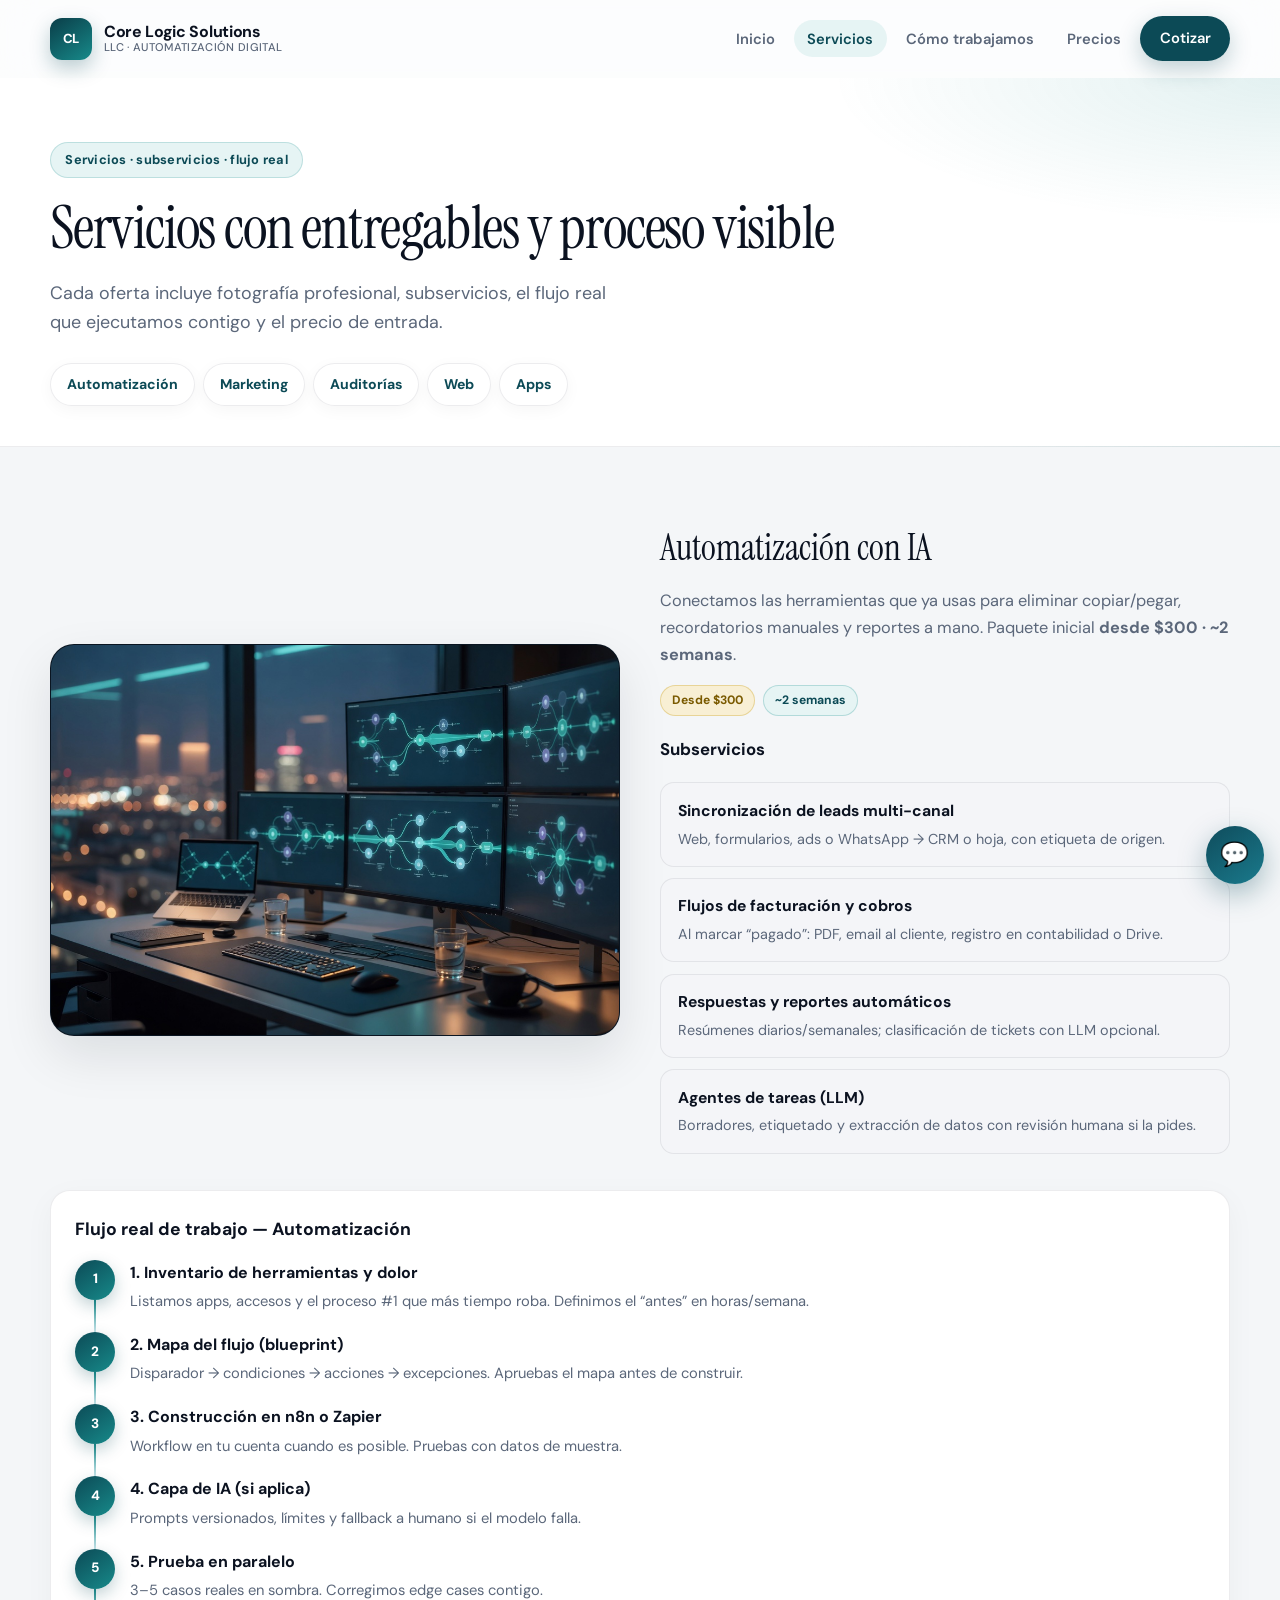
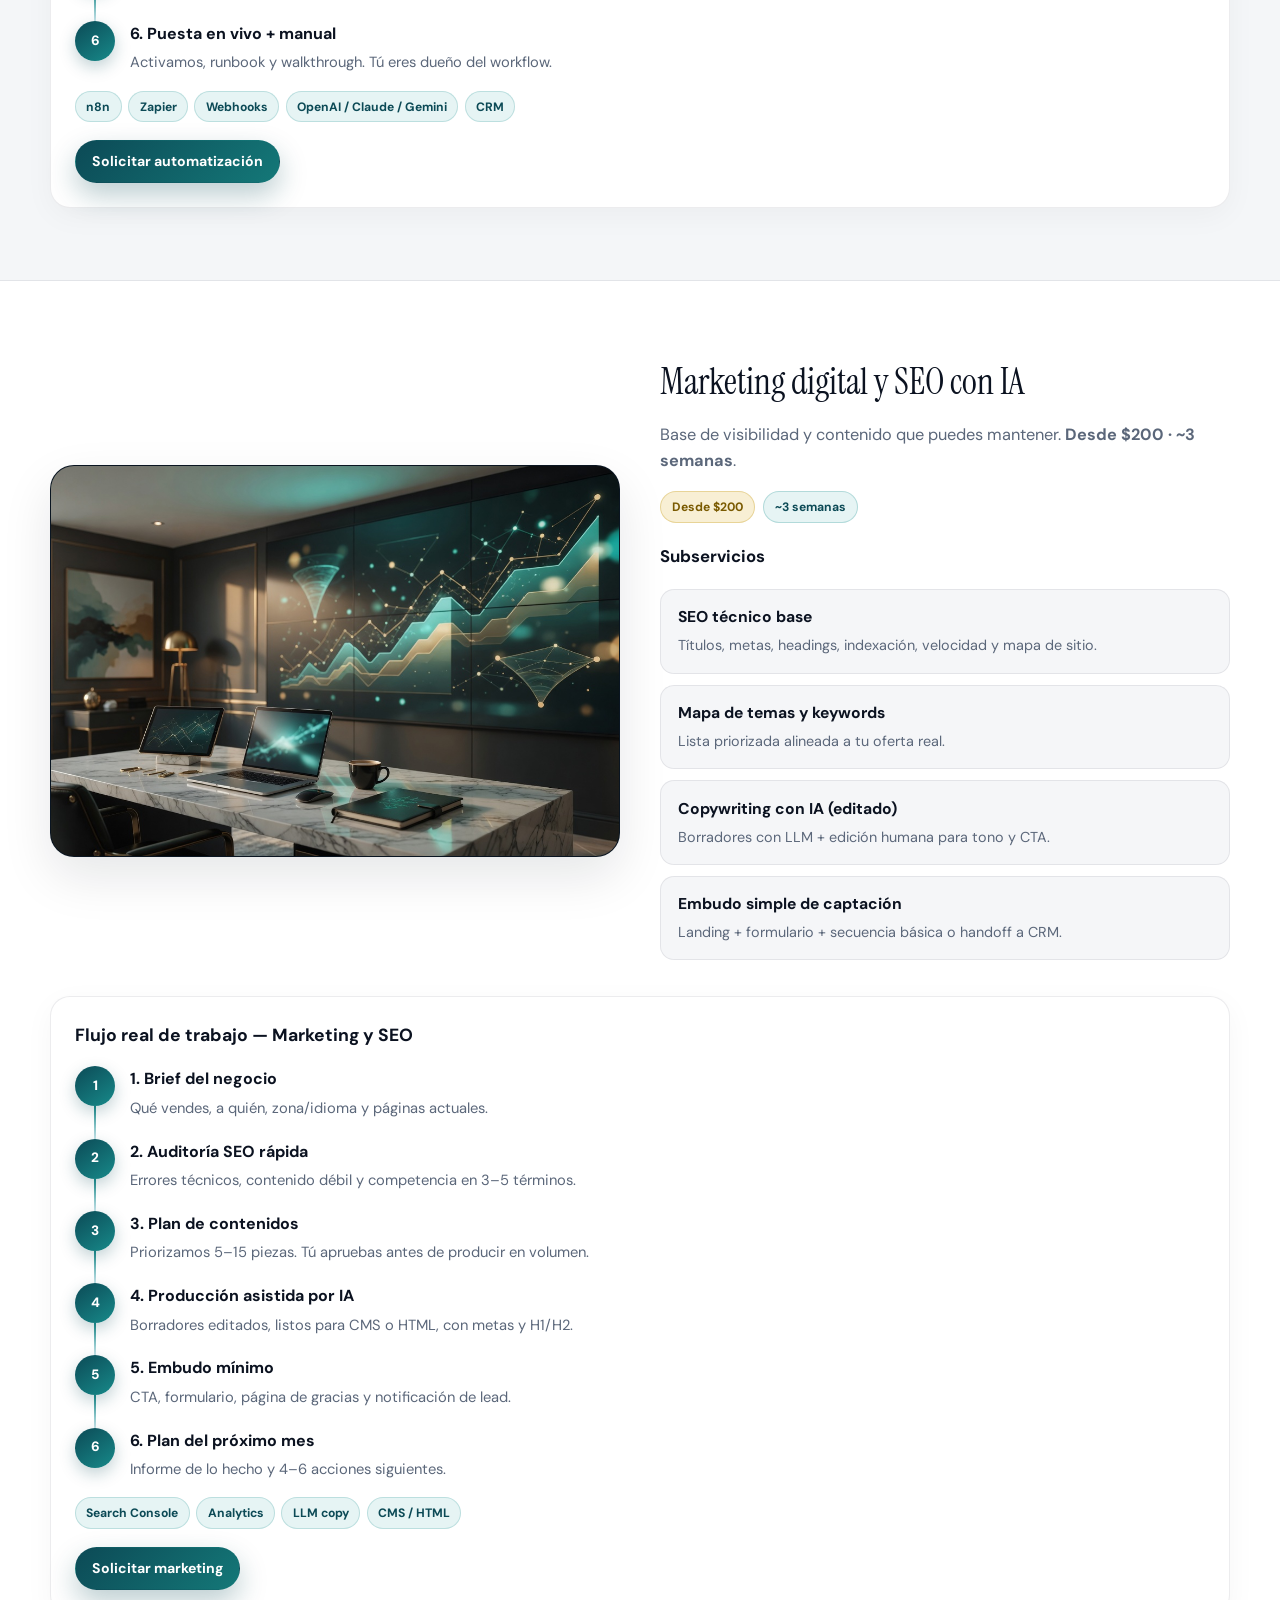
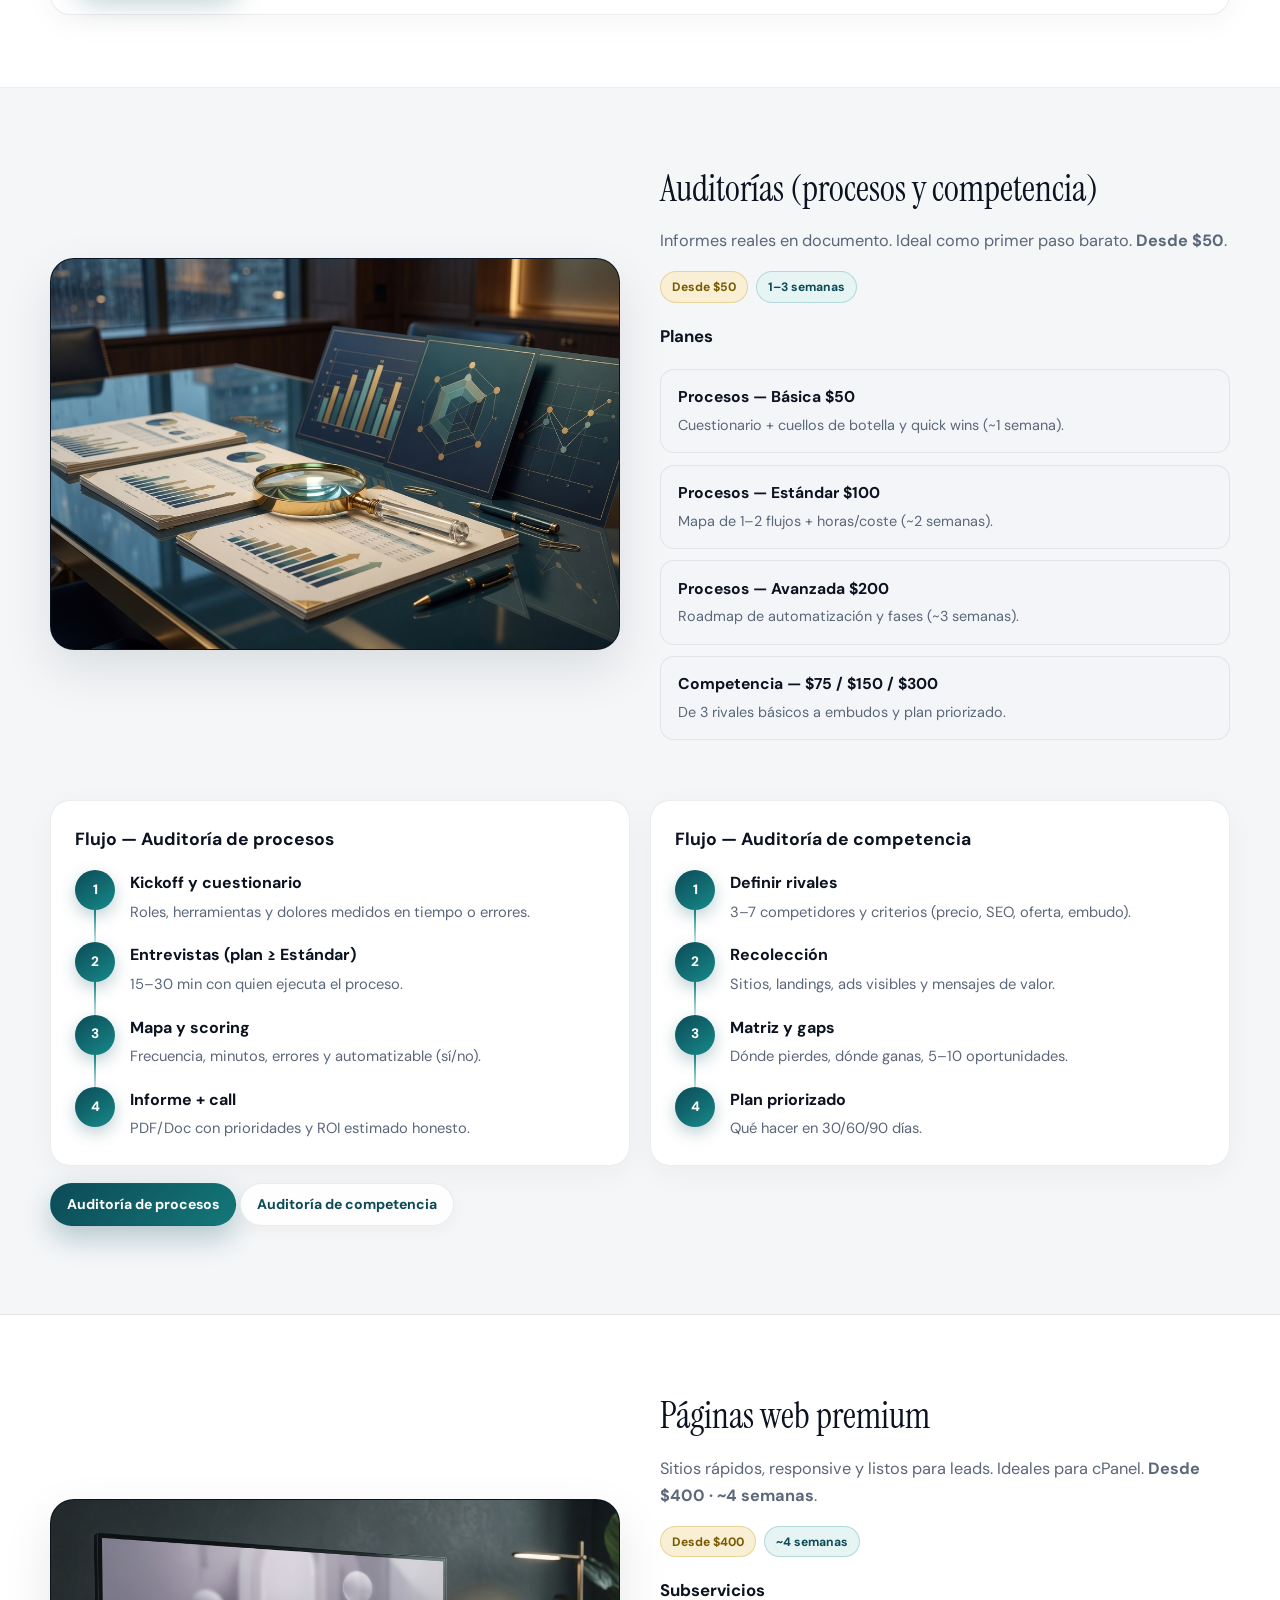
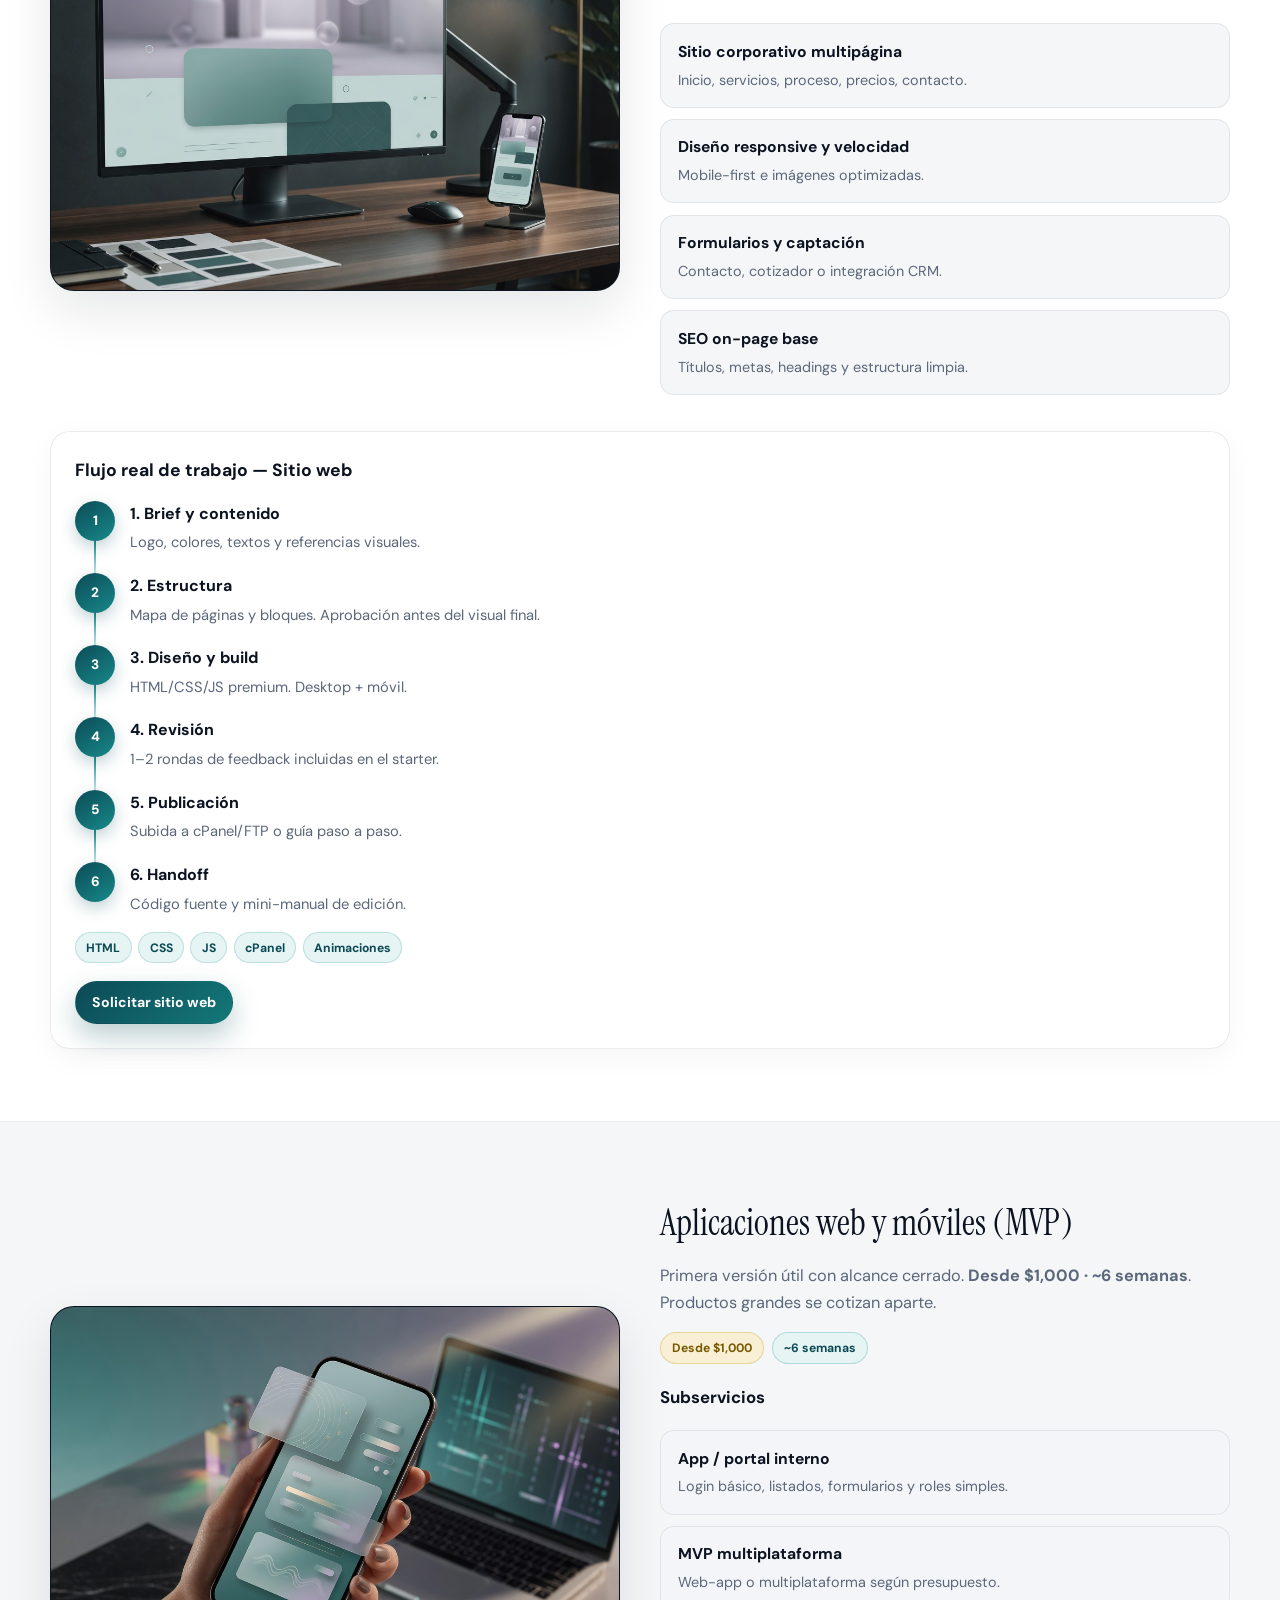
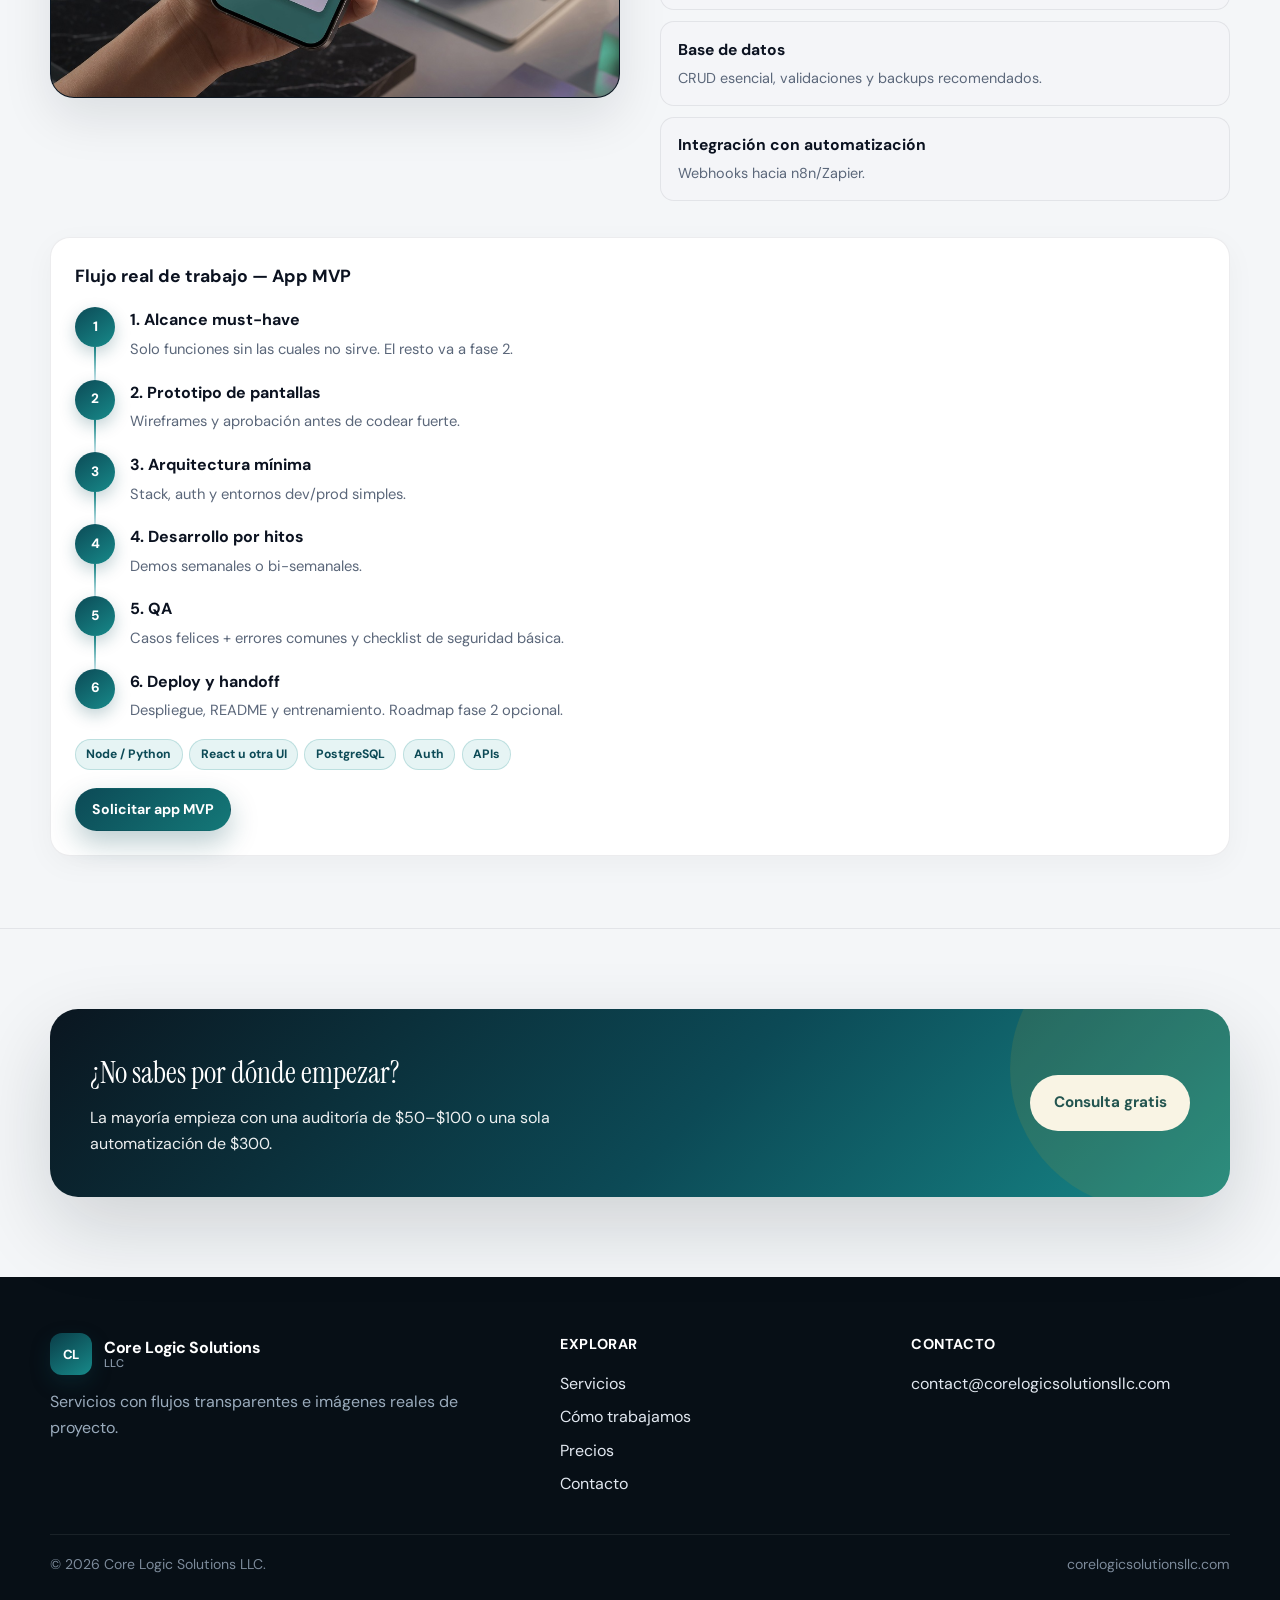
<file: services.html>
<!DOCTYPE html>
<html lang="es">
<head>
  <meta charset="UTF-8" />
  <meta http-equiv="refresh" content="0; url=servicios.html" />
  <link rel="canonical" href="servicios.html" />
  <title>Redirigiendo…</title>
  <script>location.replace("servicios.html");</script>
</head>
<body>
  <p><a href="servicios.html">Ir a Servicios</a></p>
</body>
</html>
</file>
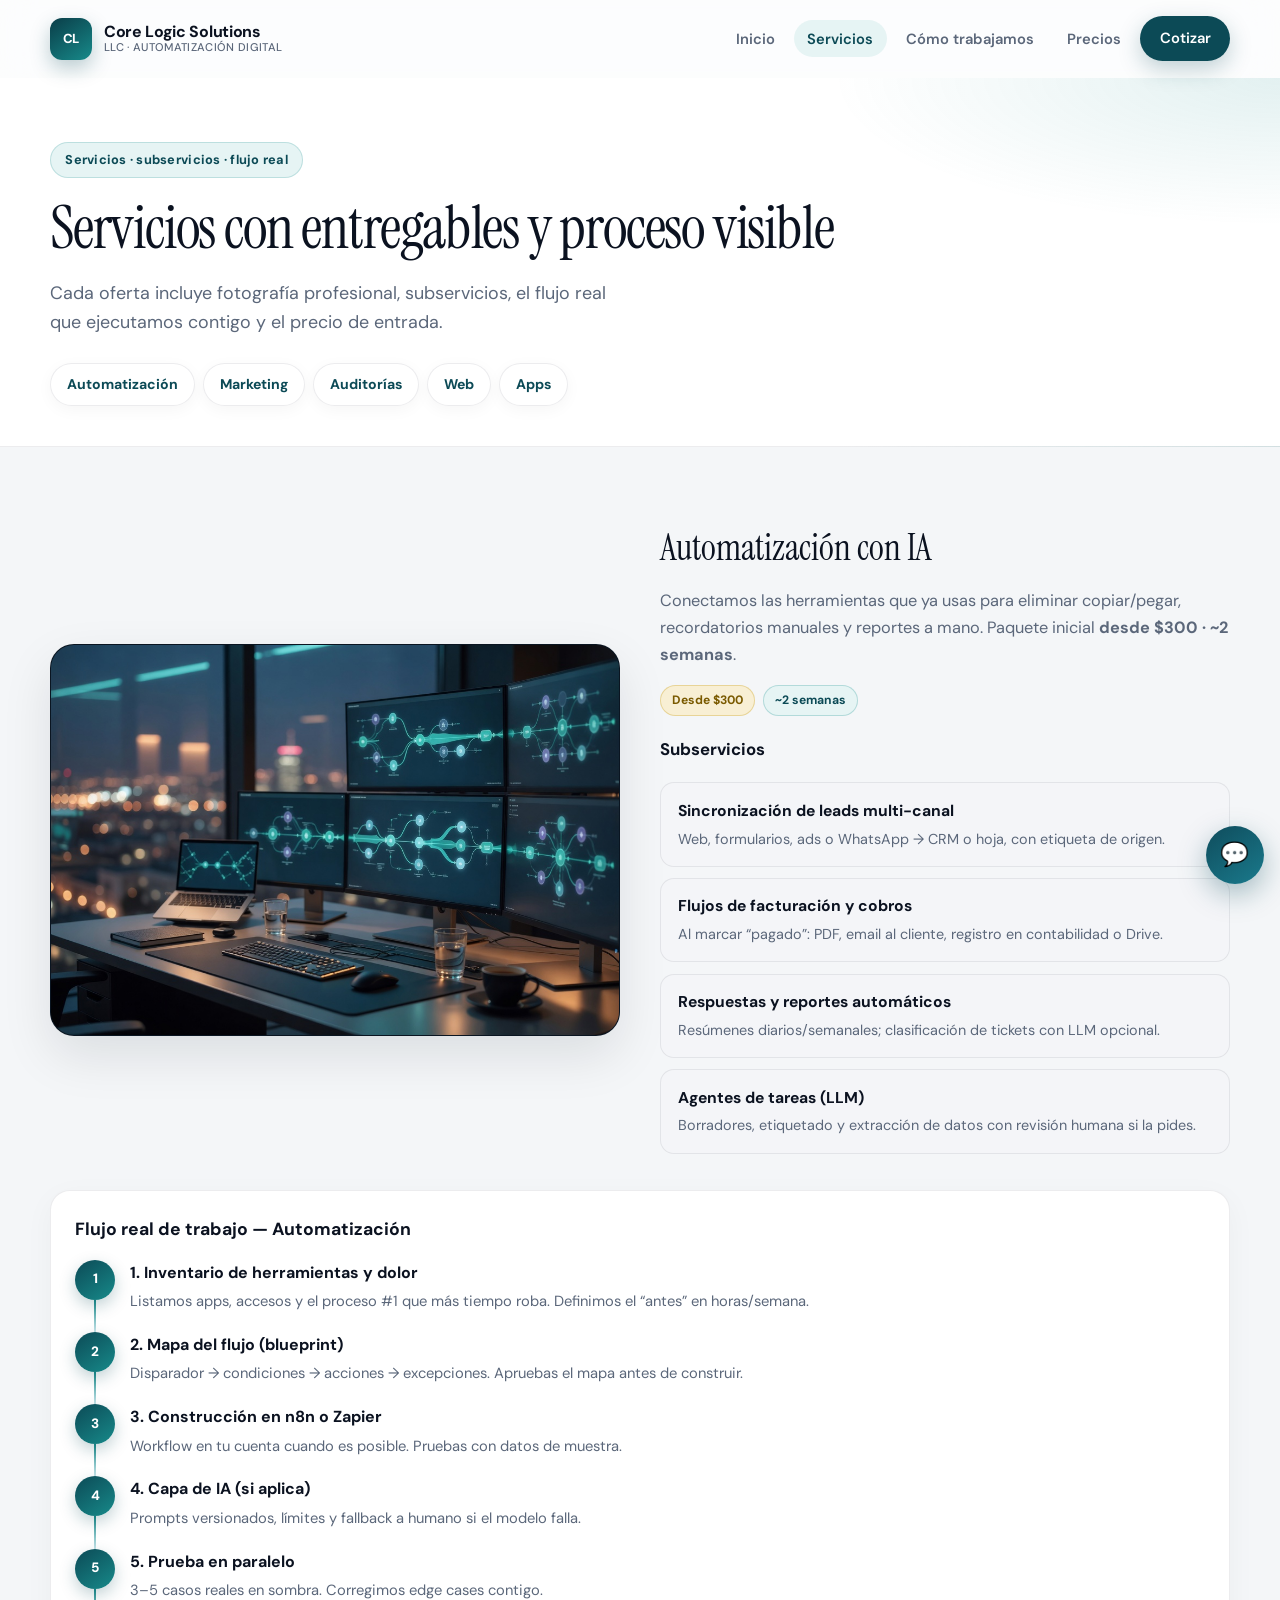
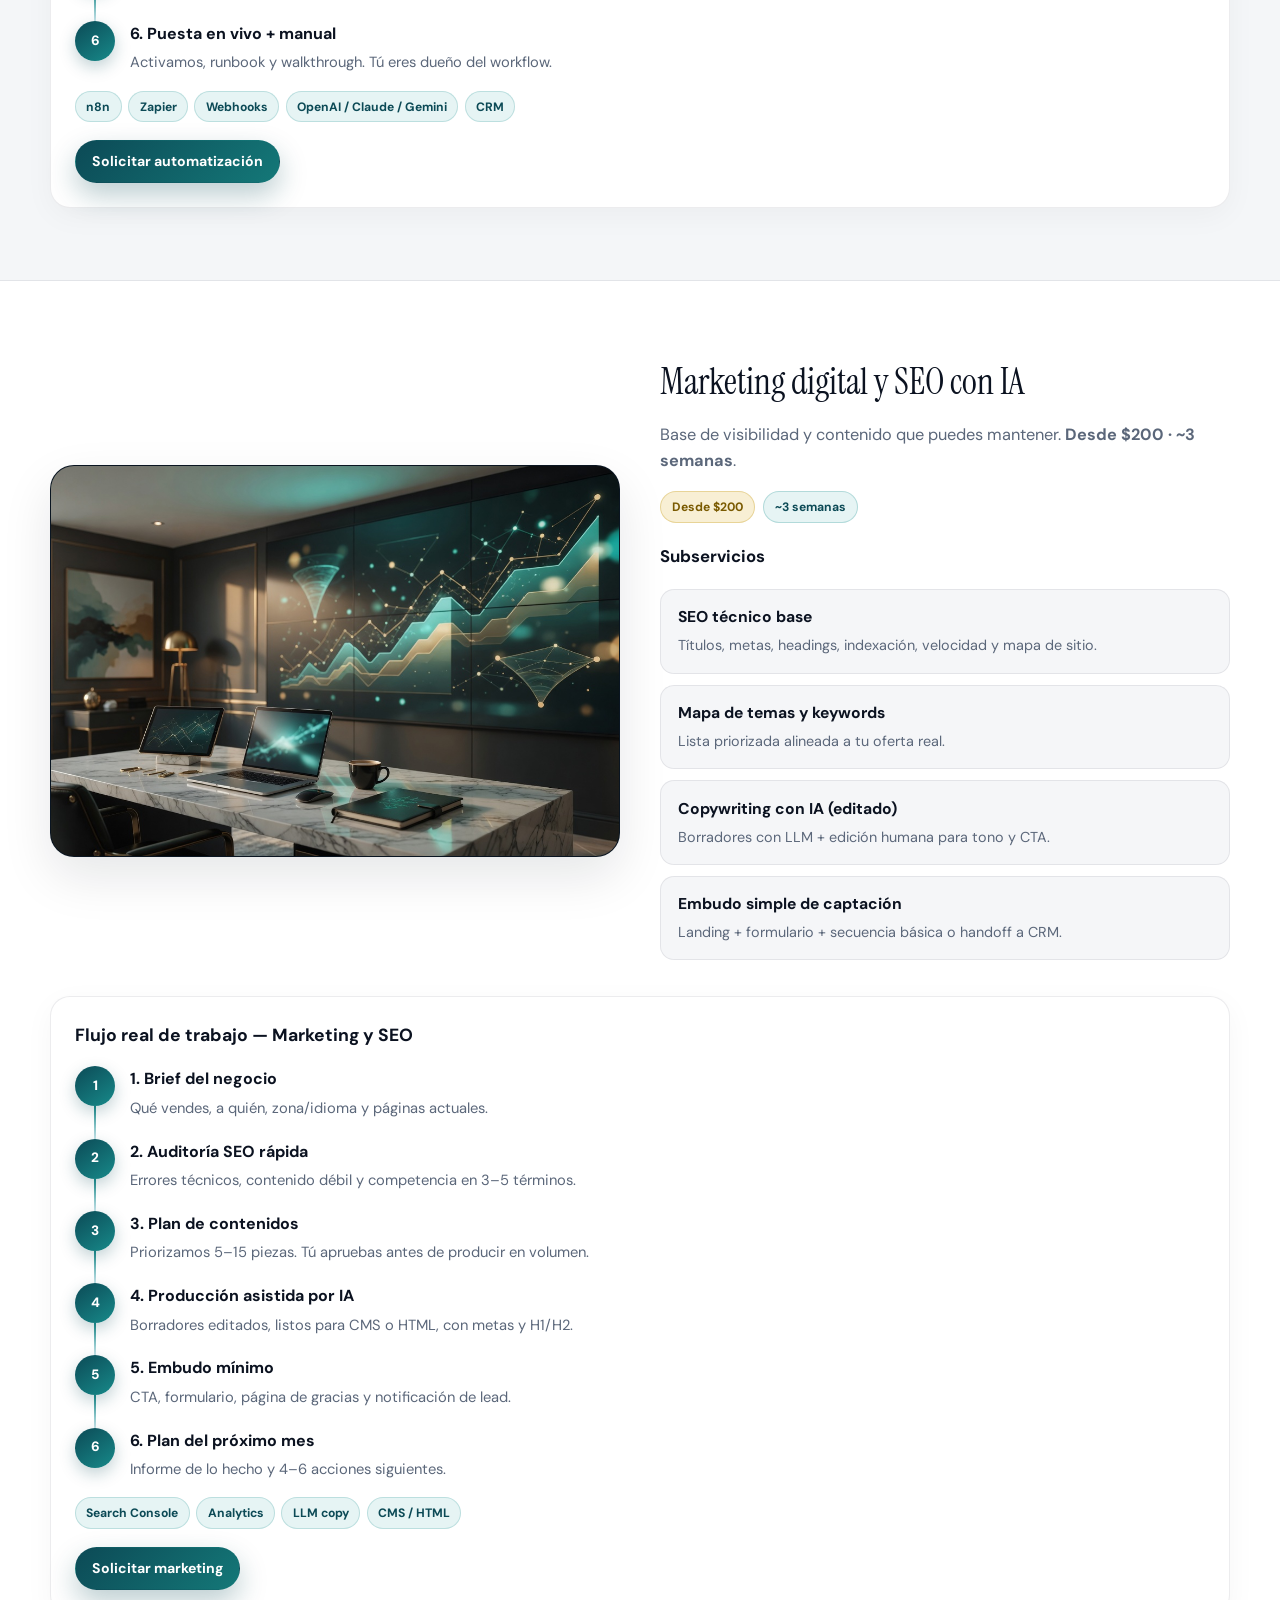
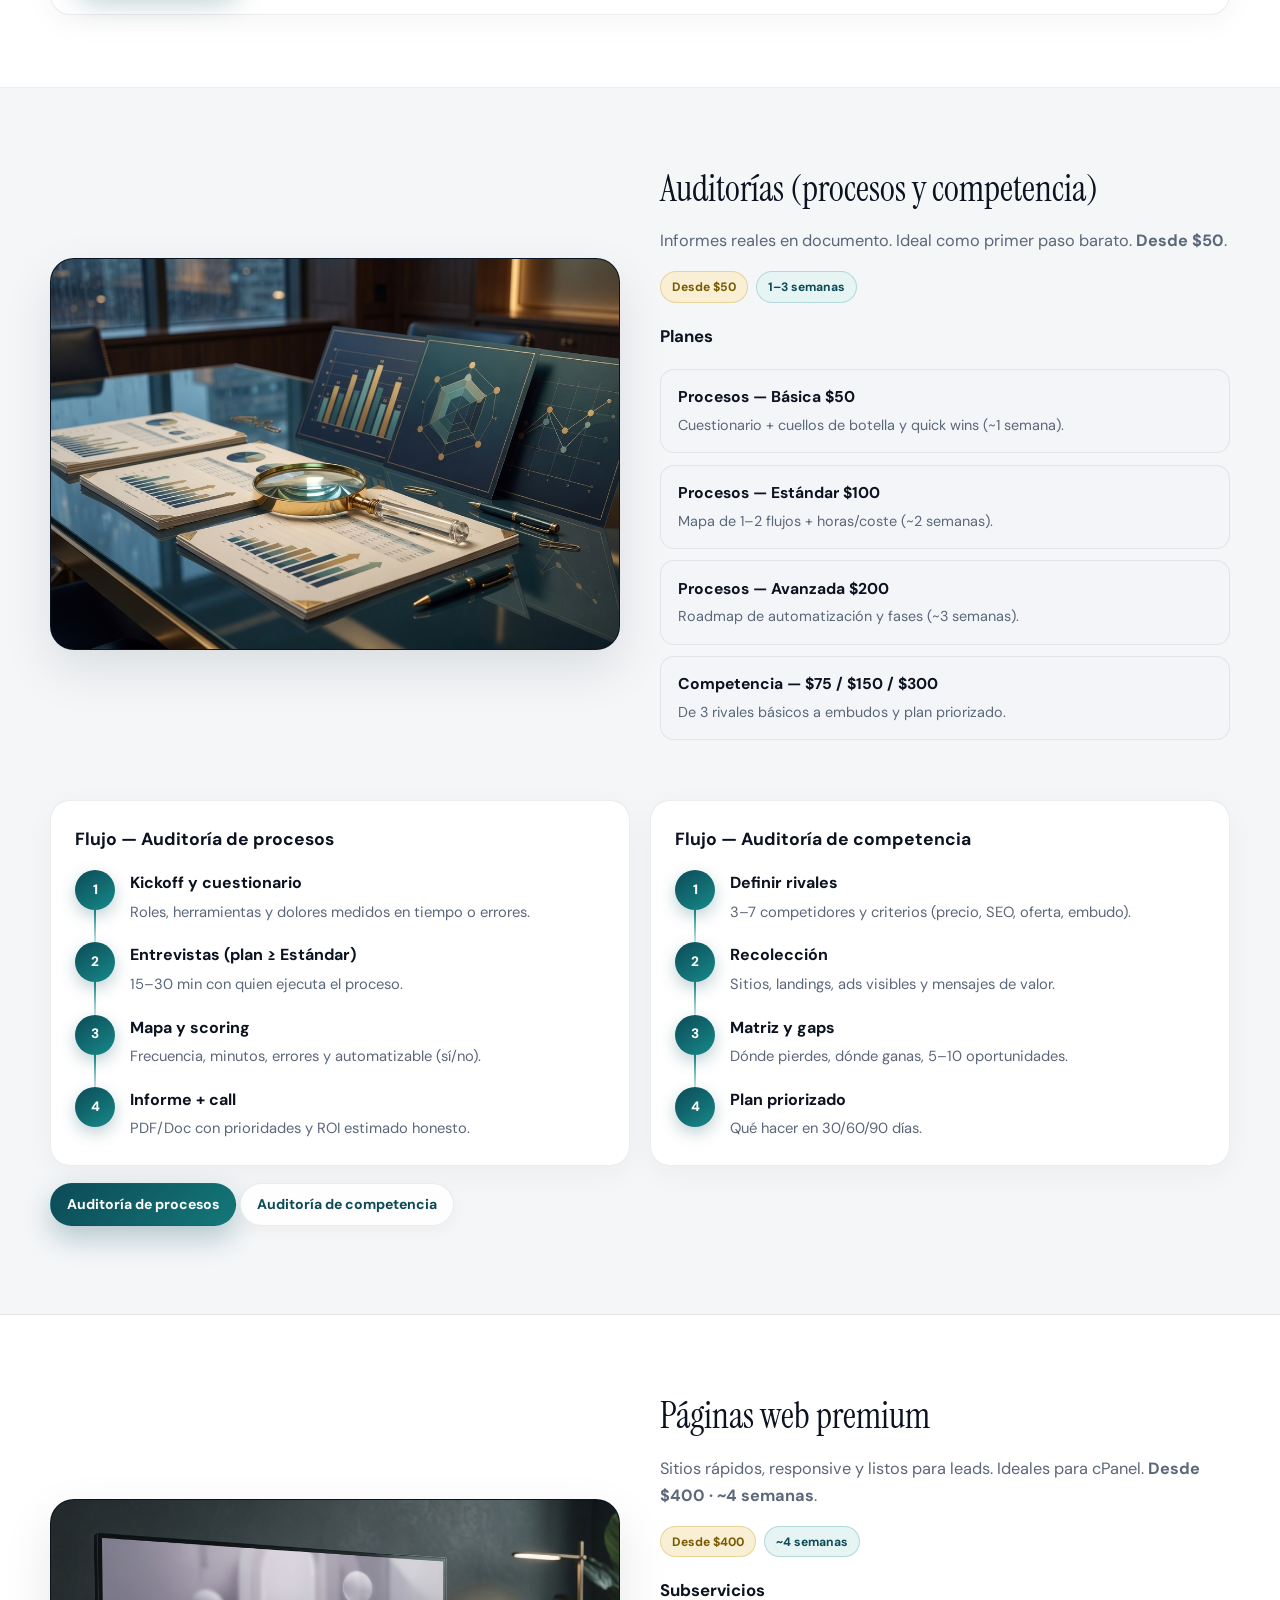
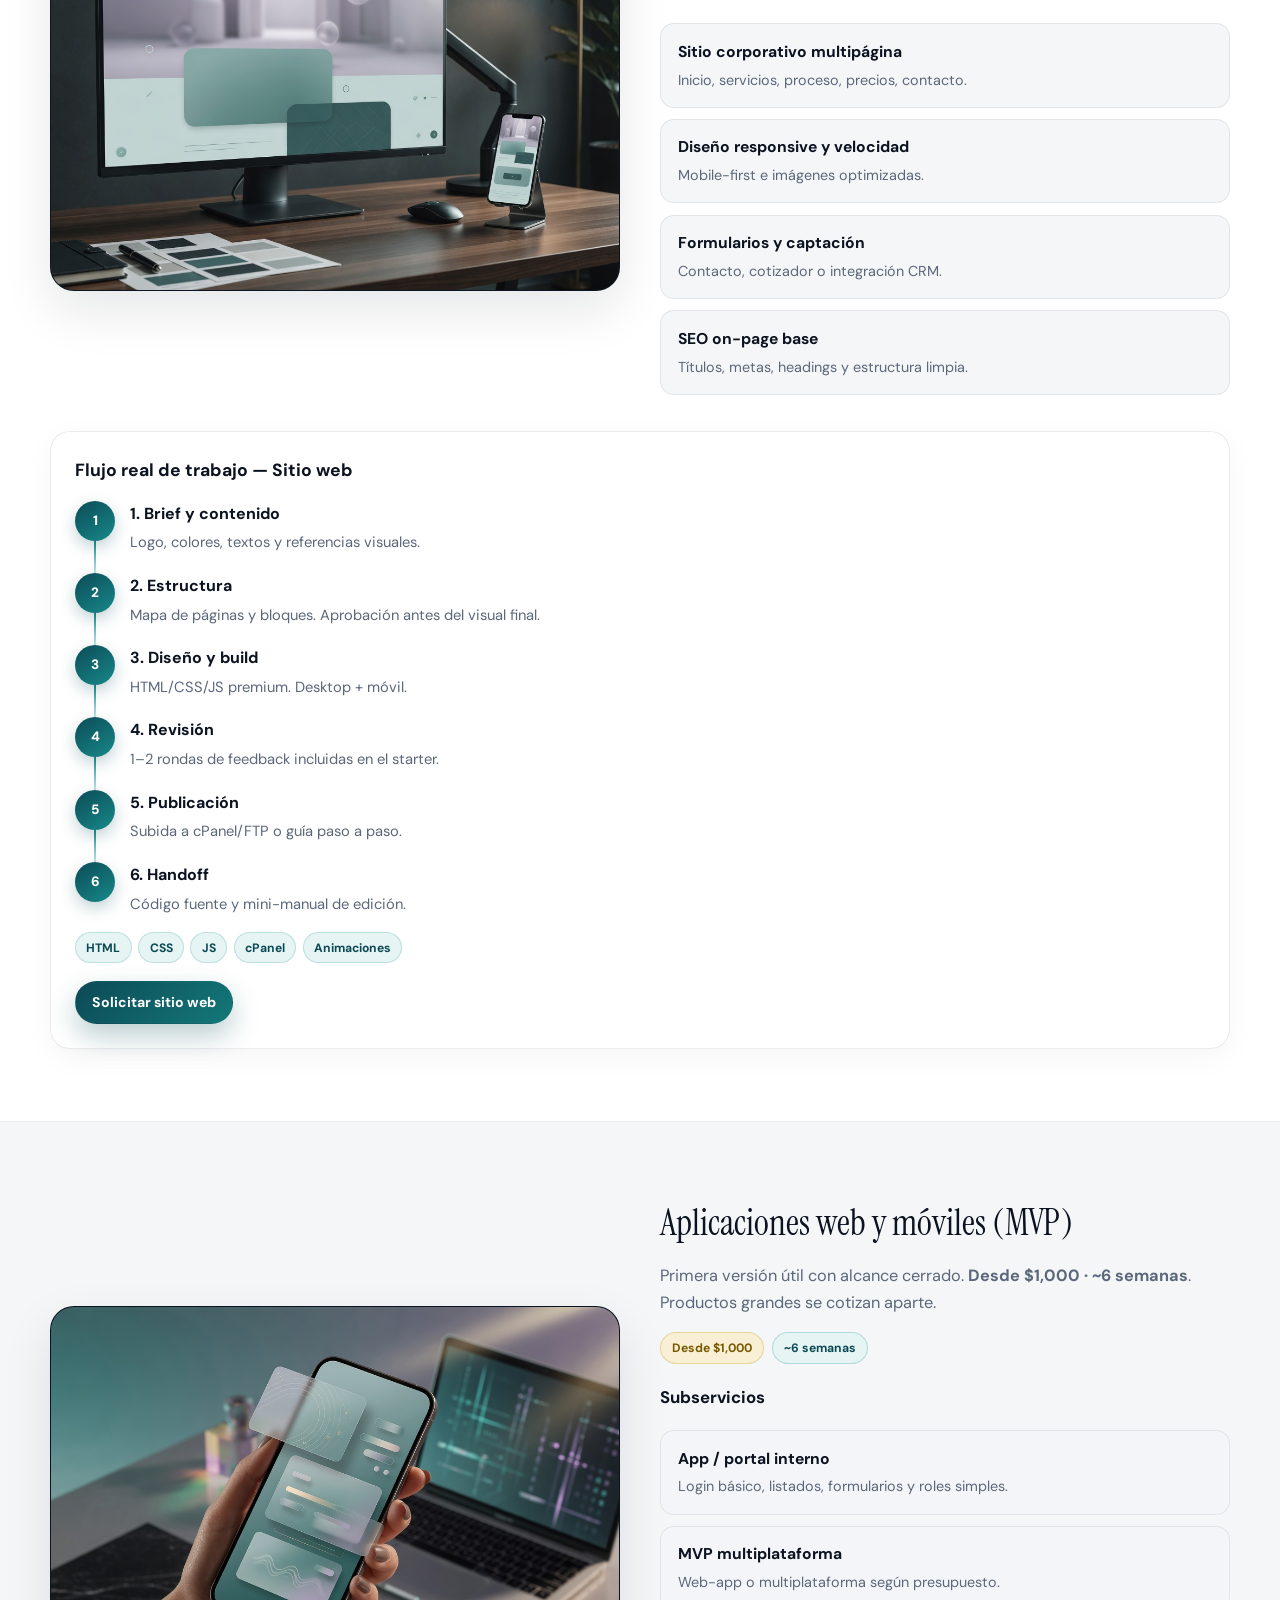
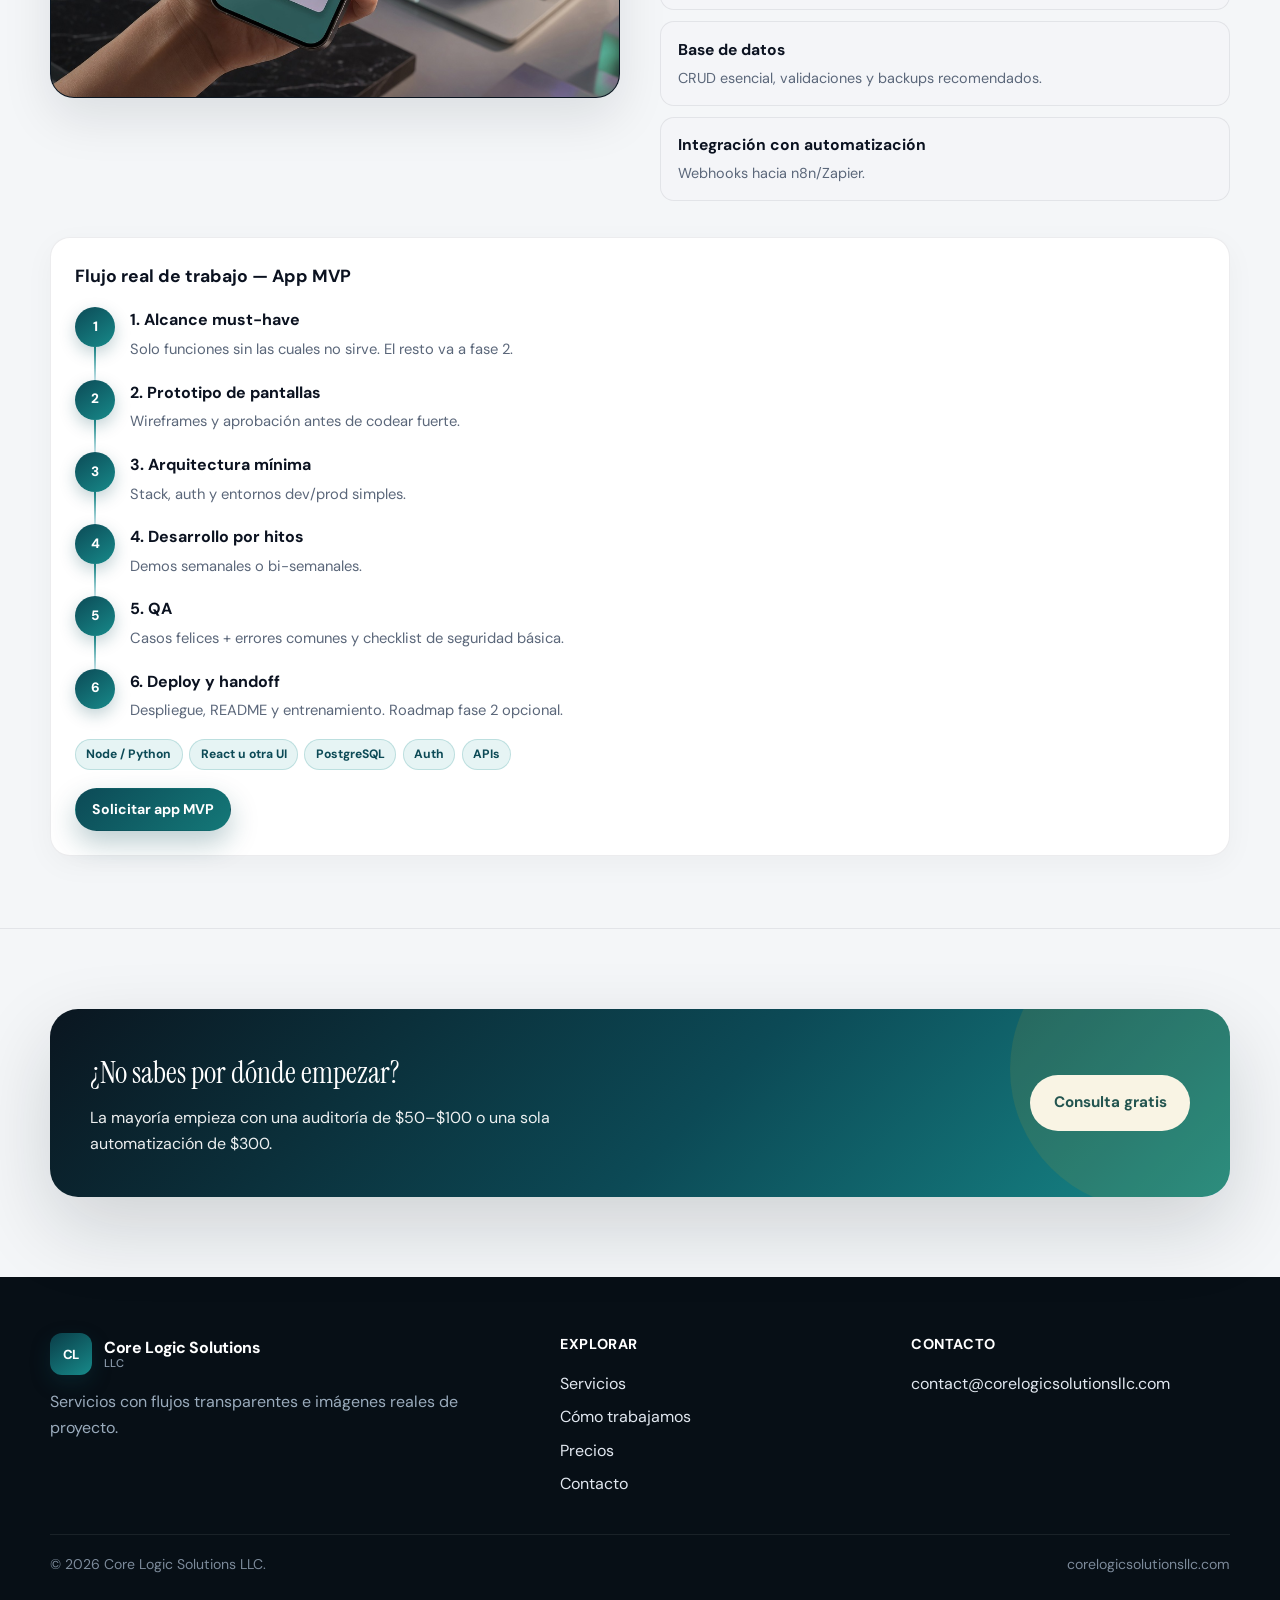
<file: servicios.html>
<!DOCTYPE html>
<html lang="es">
<head>
  <meta charset="UTF-8" />
  <meta name="viewport" content="width=device-width, initial-scale=1" />
  <title>Servicios y flujos de trabajo | Core Logic Solutions</title>
  <meta name="description" content="Flujos reales de automatización, marketing SEO, auditorías, web y apps con imágenes profesionales." />
  <link rel="preconnect" href="https://fonts.googleapis.com" />
  <link rel="preconnect" href="https://fonts.gstatic.com" crossorigin />
  <link href="https://fonts.googleapis.com/css2?family=DM+Sans:ital,opsz,wght@0,9..40,400;0,9..40,500;0,9..40,600;0,9..40,700;1,9..40,400&family=Instrument+Serif:ital@0;1&display=swap" rel="stylesheet" />
  <link rel="stylesheet" href="css/styles.css" />
  <link rel="icon" href="assets/favicon.svg" type="image/svg+xml" />
</head>
<body>
  <div class="scroll-progress" aria-hidden="true"></div>
  <header class="site-header">
    <div class="nav">
      <a class="logo" href="index.html">
        <div class="logo-mark">CL</div>
        <span>Core Logic Solutions<small>LLC · Automatización digital</small></span>
      </a>
      <button class="nav-toggle" type="button" aria-expanded="false" aria-label="Abrir menú">Menú</button>
      <ul class="nav-links">
        <li><a href="index.html">Inicio</a></li>
        <li><a class="active" href="servicios.html">Servicios</a></li>
        <li><a href="proceso.html">Cómo trabajamos</a></li>
        <li><a href="precios.html">Precios</a></li>
        <li><a class="btn btn-primary btn-sm" href="contacto.html">Cotizar</a></li>
      </ul>
    </div>
  </header>

  <main>
    <div class="page-hero">
      <div class="container">
        <div class="eyebrow reveal">Servicios · subservicios · flujo real</div>
        <h1 class="reveal">Servicios con entregables y proceso visible</h1>
        <p class="reveal reveal-delay-1">
          Cada oferta incluye fotografía profesional, subservicios, el flujo real que ejecutamos contigo y el precio de entrada.
        </p>
        <div class="chip-row reveal reveal-delay-2">
          <a class="btn btn-secondary btn-sm" href="#automatizacion">Automatización</a>
          <a class="btn btn-secondary btn-sm" href="#marketing">Marketing</a>
          <a class="btn btn-secondary btn-sm" href="#auditorias">Auditorías</a>
          <a class="btn btn-secondary btn-sm" href="#web">Web</a>
          <a class="btn btn-secondary btn-sm" href="#apps">Apps</a>
        </div>
      </div>
    </div>

    <article class="service-block" id="automatizacion">
      <div class="container">
        <div class="service-layout">
          <div class="service-visual reveal">
            <img src="assets/automation.jpg" width="960" height="660" alt="Sala de control de automatización con flujos de trabajo en pantallas" loading="lazy" />
          </div>
          <div class="service-copy reveal reveal-delay-1">
            <h2>Automatización con IA</h2>
            <p class="intro">Conectamos las herramientas que ya usas para eliminar copiar/pegar, recordatorios manuales y reportes a mano. Paquete inicial <strong>desde $300 · ~2 semanas</strong>.</p>
            <div class="meta" style="display:flex;flex-wrap:wrap;gap:.45rem">
              <span class="badge">Desde $300</span>
              <span class="badge badge-teal">~2 semanas</span>
            </div>
            <h3 style="margin:1.25rem 0 .5rem;font-size:1.05rem">Subservicios</h3>
            <div class="subservice-grid">
              <div class="subservice"><h4>Sincronización de leads multi-canal</h4><p>Web, formularios, ads o WhatsApp → CRM o hoja, con etiqueta de origen.</p></div>
              <div class="subservice"><h4>Flujos de facturación y cobros</h4><p>Al marcar “pagado”: PDF, email al cliente, registro en contabilidad o Drive.</p></div>
              <div class="subservice"><h4>Respuestas y reportes automáticos</h4><p>Resúmenes diarios/semanales; clasificación de tickets con LLM opcional.</p></div>
              <div class="subservice"><h4>Agentes de tareas (LLM)</h4><p>Borradores, etiquetado y extracción de datos con revisión humana si la pides.</p></div>
            </div>
          </div>
        </div>
        <div class="flow reveal">
          <h3>Flujo real de trabajo — Automatización</h3>
          <div class="flow-steps">
            <div class="flow-step"><div><strong>1. Inventario de herramientas y dolor</strong><p>Listamos apps, accesos y el proceso #1 que más tiempo roba. Definimos el “antes” en horas/semana.</p></div></div>
            <div class="flow-step"><div><strong>2. Mapa del flujo (blueprint)</strong><p>Disparador → condiciones → acciones → excepciones. Apruebas el mapa antes de construir.</p></div></div>
            <div class="flow-step"><div><strong>3. Construcción en n8n o Zapier</strong><p>Workflow en tu cuenta cuando es posible. Pruebas con datos de muestra.</p></div></div>
            <div class="flow-step"><div><strong>4. Capa de IA (si aplica)</strong><p>Prompts versionados, límites y fallback a humano si el modelo falla.</p></div></div>
            <div class="flow-step"><div><strong>5. Prueba en paralelo</strong><p>3–5 casos reales en sombra. Corregimos edge cases contigo.</p></div></div>
            <div class="flow-step"><div><strong>6. Puesta en vivo + manual</strong><p>Activamos, runbook y walkthrough. Tú eres dueño del workflow.</p></div></div>
          </div>
          <div class="flow-tools"><span>n8n</span><span>Zapier</span><span>Webhooks</span><span>OpenAI / Claude / Gemini</span><span>CRM</span></div>
          <p style="margin:1.1rem 0 0"><a class="btn btn-primary btn-sm" href="contacto.html?servicio=automatizacion">Solicitar automatización</a></p>
        </div>
      </div>
    </article>

    <article class="service-block" id="marketing">
      <div class="container">
        <div class="service-layout">
          <div class="service-visual reveal">
            <img src="assets/marketing.jpg" width="960" height="660" alt="Sala de marketing con paneles de crecimiento y analítica" loading="lazy" />
          </div>
          <div class="service-copy reveal reveal-delay-1">
            <h2>Marketing digital y SEO con IA</h2>
            <p class="intro">Base de visibilidad y contenido que puedes mantener. <strong>Desde $200 · ~3 semanas</strong>.</p>
            <div class="meta" style="display:flex;flex-wrap:wrap;gap:.45rem">
              <span class="badge">Desde $200</span>
              <span class="badge badge-teal">~3 semanas</span>
            </div>
            <h3 style="margin:1.25rem 0 .5rem;font-size:1.05rem">Subservicios</h3>
            <div class="subservice-grid">
              <div class="subservice"><h4>SEO técnico base</h4><p>Títulos, metas, headings, indexación, velocidad y mapa de sitio.</p></div>
              <div class="subservice"><h4>Mapa de temas y keywords</h4><p>Lista priorizada alineada a tu oferta real.</p></div>
              <div class="subservice"><h4>Copywriting con IA (editado)</h4><p>Borradores con LLM + edición humana para tono y CTA.</p></div>
              <div class="subservice"><h4>Embudo simple de captación</h4><p>Landing + formulario + secuencia básica o handoff a CRM.</p></div>
            </div>
          </div>
        </div>
        <div class="flow reveal">
          <h3>Flujo real de trabajo — Marketing y SEO</h3>
          <div class="flow-steps">
            <div class="flow-step"><div><strong>1. Brief del negocio</strong><p>Qué vendes, a quién, zona/idioma y páginas actuales.</p></div></div>
            <div class="flow-step"><div><strong>2. Auditoría SEO rápida</strong><p>Errores técnicos, contenido débil y competencia en 3–5 términos.</p></div></div>
            <div class="flow-step"><div><strong>3. Plan de contenidos</strong><p>Priorizamos 5–15 piezas. Tú apruebas antes de producir en volumen.</p></div></div>
            <div class="flow-step"><div><strong>4. Producción asistida por IA</strong><p>Borradores editados, listos para CMS o HTML, con metas y H1/H2.</p></div></div>
            <div class="flow-step"><div><strong>5. Embudo mínimo</strong><p>CTA, formulario, página de gracias y notificación de lead.</p></div></div>
            <div class="flow-step"><div><strong>6. Plan del próximo mes</strong><p>Informe de lo hecho y 4–6 acciones siguientes.</p></div></div>
          </div>
          <div class="flow-tools"><span>Search Console</span><span>Analytics</span><span>LLM copy</span><span>CMS / HTML</span></div>
          <p style="margin:1.1rem 0 0"><a class="btn btn-primary btn-sm" href="contacto.html?servicio=marketing">Solicitar marketing</a></p>
        </div>
      </div>
    </article>

    <article class="service-block" id="auditorias">
      <div class="container">
        <div class="service-layout">
          <div class="service-visual reveal">
            <img src="assets/audit.jpg" width="960" height="660" alt="Sala de juntas de auditoría y estrategia de negocio" loading="lazy" />
          </div>
          <div class="service-copy reveal reveal-delay-1">
            <h2>Auditorías (procesos y competencia)</h2>
            <p class="intro">Informes reales en documento. Ideal como primer paso barato. <strong>Desde $50</strong>.</p>
            <div class="meta" style="display:flex;flex-wrap:wrap;gap:.45rem">
              <span class="badge">Desde $50</span>
              <span class="badge badge-teal">1–3 semanas</span>
            </div>
            <h3 style="margin:1.25rem 0 .5rem;font-size:1.05rem">Planes</h3>
            <div class="subservice-grid">
              <div class="subservice"><h4>Procesos — Básica $50</h4><p>Cuestionario + cuellos de botella y quick wins (~1 semana).</p></div>
              <div class="subservice"><h4>Procesos — Estándar $100</h4><p>Mapa de 1–2 flujos + horas/coste (~2 semanas).</p></div>
              <div class="subservice"><h4>Procesos — Avanzada $200</h4><p>Roadmap de automatización y fases (~3 semanas).</p></div>
              <div class="subservice"><h4>Competencia — $75 / $150 / $300</h4><p>De 3 rivales básicos a embudos y plan priorizado.</p></div>
            </div>
          </div>
        </div>
        <div class="grid-2" style="margin-top:1.5rem">
          <div class="flow reveal">
            <h3>Flujo — Auditoría de procesos</h3>
            <div class="flow-steps">
              <div class="flow-step"><div><strong>Kickoff y cuestionario</strong><p>Roles, herramientas y dolores medidos en tiempo o errores.</p></div></div>
              <div class="flow-step"><div><strong>Entrevistas (plan ≥ Estándar)</strong><p>15–30 min con quien ejecuta el proceso.</p></div></div>
              <div class="flow-step"><div><strong>Mapa y scoring</strong><p>Frecuencia, minutos, errores y automatizable (sí/no).</p></div></div>
              <div class="flow-step"><div><strong>Informe + call</strong><p>PDF/Doc con prioridades y ROI estimado honesto.</p></div></div>
            </div>
          </div>
          <div class="flow reveal reveal-delay-1">
            <h3>Flujo — Auditoría de competencia</h3>
            <div class="flow-steps">
              <div class="flow-step"><div><strong>Definir rivales</strong><p>3–7 competidores y criterios (precio, SEO, oferta, embudo).</p></div></div>
              <div class="flow-step"><div><strong>Recolección</strong><p>Sitios, landings, ads visibles y mensajes de valor.</p></div></div>
              <div class="flow-step"><div><strong>Matriz y gaps</strong><p>Dónde pierdes, dónde ganas, 5–10 oportunidades.</p></div></div>
              <div class="flow-step"><div><strong>Plan priorizado</strong><p>Qué hacer en 30/60/90 días.</p></div></div>
            </div>
          </div>
        </div>
        <p style="margin-top:1.1rem">
          <a class="btn btn-primary btn-sm" href="contacto.html?servicio=auditoria-proceso">Auditoría de procesos</a>
          <a class="btn btn-secondary btn-sm" href="contacto.html?servicio=auditoria-competencia">Auditoría de competencia</a>
        </p>
      </div>
    </article>

    <article class="service-block" id="web">
      <div class="container">
        <div class="service-layout">
          <div class="service-visual reveal">
            <img src="assets/web.jpg" width="960" height="660" alt="Estudio de diseño web con monitor y dispositivos" loading="lazy" />
          </div>
          <div class="service-copy reveal reveal-delay-1">
            <h2>Páginas web premium</h2>
            <p class="intro">Sitios rápidos, responsive y listos para leads. Ideales para cPanel. <strong>Desde $400 · ~4 semanas</strong>.</p>
            <div class="meta" style="display:flex;flex-wrap:wrap;gap:.45rem">
              <span class="badge">Desde $400</span>
              <span class="badge badge-teal">~4 semanas</span>
            </div>
            <h3 style="margin:1.25rem 0 .5rem;font-size:1.05rem">Subservicios</h3>
            <div class="subservice-grid">
              <div class="subservice"><h4>Sitio corporativo multipágina</h4><p>Inicio, servicios, proceso, precios, contacto.</p></div>
              <div class="subservice"><h4>Diseño responsive y velocidad</h4><p>Mobile-first e imágenes optimizadas.</p></div>
              <div class="subservice"><h4>Formularios y captación</h4><p>Contacto, cotizador o integración CRM.</p></div>
              <div class="subservice"><h4>SEO on-page base</h4><p>Títulos, metas, headings y estructura limpia.</p></div>
            </div>
          </div>
        </div>
        <div class="flow reveal">
          <h3>Flujo real de trabajo — Sitio web</h3>
          <div class="flow-steps">
            <div class="flow-step"><div><strong>1. Brief y contenido</strong><p>Logo, colores, textos y referencias visuales.</p></div></div>
            <div class="flow-step"><div><strong>2. Estructura</strong><p>Mapa de páginas y bloques. Aprobación antes del visual final.</p></div></div>
            <div class="flow-step"><div><strong>3. Diseño y build</strong><p>HTML/CSS/JS premium. Desktop + móvil.</p></div></div>
            <div class="flow-step"><div><strong>4. Revisión</strong><p>1–2 rondas de feedback incluidas en el starter.</p></div></div>
            <div class="flow-step"><div><strong>5. Publicación</strong><p>Subida a cPanel/FTP o guía paso a paso.</p></div></div>
            <div class="flow-step"><div><strong>6. Handoff</strong><p>Código fuente y mini-manual de edición.</p></div></div>
          </div>
          <div class="flow-tools"><span>HTML</span><span>CSS</span><span>JS</span><span>cPanel</span><span>Animaciones</span></div>
          <p style="margin:1.1rem 0 0"><a class="btn btn-primary btn-sm" href="contacto.html?servicio=web">Solicitar sitio web</a></p>
        </div>
      </div>
    </article>

    <article class="service-block" id="apps">
      <div class="container">
        <div class="service-layout">
          <div class="service-visual reveal">
            <img src="assets/app.jpg" width="960" height="660" alt="MVP de aplicación móvil en estudio de producto" loading="lazy" />
          </div>
          <div class="service-copy reveal reveal-delay-1">
            <h2>Aplicaciones web y móviles (MVP)</h2>
            <p class="intro">Primera versión útil con alcance cerrado. <strong>Desde $1,000 · ~6 semanas</strong>. Productos grandes se cotizan aparte.</p>
            <div class="meta" style="display:flex;flex-wrap:wrap;gap:.45rem">
              <span class="badge">Desde $1,000</span>
              <span class="badge badge-teal">~6 semanas</span>
            </div>
            <h3 style="margin:1.25rem 0 .5rem;font-size:1.05rem">Subservicios</h3>
            <div class="subservice-grid">
              <div class="subservice"><h4>App / portal interno</h4><p>Login básico, listados, formularios y roles simples.</p></div>
              <div class="subservice"><h4>MVP multiplataforma</h4><p>Web-app o multiplataforma según presupuesto.</p></div>
              <div class="subservice"><h4>Base de datos</h4><p>CRUD esencial, validaciones y backups recomendados.</p></div>
              <div class="subservice"><h4>Integración con automatización</h4><p>Webhooks hacia n8n/Zapier.</p></div>
            </div>
          </div>
        </div>
        <div class="flow reveal">
          <h3>Flujo real de trabajo — App MVP</h3>
          <div class="flow-steps">
            <div class="flow-step"><div><strong>1. Alcance must-have</strong><p>Solo funciones sin las cuales no sirve. El resto va a fase 2.</p></div></div>
            <div class="flow-step"><div><strong>2. Prototipo de pantallas</strong><p>Wireframes y aprobación antes de codear fuerte.</p></div></div>
            <div class="flow-step"><div><strong>3. Arquitectura mínima</strong><p>Stack, auth y entornos dev/prod simples.</p></div></div>
            <div class="flow-step"><div><strong>4. Desarrollo por hitos</strong><p>Demos semanales o bi-semanales.</p></div></div>
            <div class="flow-step"><div><strong>5. QA</strong><p>Casos felices + errores comunes y checklist de seguridad básica.</p></div></div>
            <div class="flow-step"><div><strong>6. Deploy y handoff</strong><p>Despliegue, README y entrenamiento. Roadmap fase 2 opcional.</p></div></div>
          </div>
          <div class="flow-tools"><span>Node / Python</span><span>React u otra UI</span><span>PostgreSQL</span><span>Auth</span><span>APIs</span></div>
          <p style="margin:1.1rem 0 0"><a class="btn btn-primary btn-sm" href="contacto.html?servicio=app">Solicitar app MVP</a></p>
        </div>
      </div>
    </article>

    <section>
      <div class="container">
        <div class="cta-band reveal">
          <div>
            <h2>¿No sabes por dónde empezar?</h2>
            <p>La mayoría empieza con una auditoría de $50–$100 o una sola automatización de $300.</p>
          </div>
          <a class="btn btn-primary" href="contacto.html">Consulta gratis</a>
        </div>
      </div>
    </section>
  </main>

  <footer class="site-footer">
    <div class="container footer-grid">
      <div>
        <a class="logo" href="index.html" style="color:#fff;margin-bottom:0.85rem">
          <div class="logo-mark">CL</div>
          <span>Core Logic Solutions<small style="color:#8a9aab">LLC</small></span>
        </a>
        <p style="margin:0;max-width:28rem;color:#9aabbc">Servicios con flujos transparentes e imágenes reales de proyecto.</p>
      </div>
      <div>
        <h4>Explorar</h4>
        <ul>
          <li><a href="servicios.html">Servicios</a></li>
          <li><a href="proceso.html">Cómo trabajamos</a></li>
          <li><a href="precios.html">Precios</a></li>
          <li><a href="contacto.html">Contacto</a></li>
        </ul>
      </div>
      <div>
        <h4>Contacto</h4>
        <ul>
          <li><a href="mailto:contact@corelogicsolutionsllc.com">contact@corelogicsolutionsllc.com</a></li>
        </ul>
      </div>
    </div>
    <div class="container footer-bottom">
      <span>© <span data-year></span> Core Logic Solutions LLC.</span>
      <span>corelogicsolutionsllc.com</span>
    </div>
  </footer>
  <script src="js/main.js"></script>
  <script src="js/chatbot.js"></script>
</body>
</html>
</file>
<file: css/styles.css>
/* Core Logic Solutions — Premium agency design */
:root {
  --bg: #f4f6f8;
  --bg-deep: #0a1620;
  --surface: #ffffff;
  --ink: #0b1220;
  --muted: #5b677a;
  --line: rgba(15, 23, 42, 0.08);
  --brand: #0c4a56;
  --brand-2: #178a8a;
  --brand-soft: #e6f4f4;
  --gold: #c9a227;
  --gold-soft: #f8efd4;
  --shadow: 0 20px 50px rgba(10, 22, 32, 0.1);
  --shadow-lg: 0 30px 80px rgba(10, 22, 32, 0.16);
  --radius: 20px;
  --radius-sm: 14px;
  --max: 1180px;
  --header-h: 78px;
  --font: "DM Sans", "Segoe UI", system-ui, sans-serif;
  --display: "Instrument Serif", Georgia, "Times New Roman", serif;
  --ease: cubic-bezier(0.22, 1, 0.36, 1);
}

*,
*::before,
*::after {
  box-sizing: border-box;
}

html {
  scroll-behavior: smooth;
}

body {
  margin: 0;
  font-family: var(--font);
  color: var(--ink);
  background: var(--bg);
  line-height: 1.65;
  -webkit-font-smoothing: antialiased;
  overflow-x: hidden;
}

img {
  max-width: 100%;
  display: block;
}

a {
  color: var(--brand-2);
  text-decoration: none;
  transition: color 0.2s var(--ease);
}

a:hover {
  color: var(--brand);
}

.container {
  width: min(100% - 2.5rem, var(--max));
  margin-inline: auto;
}

/* Reveal animations */
.reveal {
  opacity: 0;
  transform: translateY(28px);
  transition: opacity 0.8s var(--ease), transform 0.8s var(--ease);
}

.reveal.in {
  opacity: 1;
  transform: none;
}

.reveal-delay-1 { transition-delay: 0.1s; }
.reveal-delay-2 { transition-delay: 0.2s; }
.reveal-delay-3 { transition-delay: 0.3s; }
.reveal-delay-4 { transition-delay: 0.4s; }

/* Header */
.site-header {
  position: sticky;
  top: 0;
  z-index: 100;
  height: var(--header-h);
  display: flex;
  align-items: center;
  background: rgba(255, 255, 255, 0.72);
  backdrop-filter: blur(16px) saturate(1.4);
  -webkit-backdrop-filter: blur(16px) saturate(1.4);
  border-bottom: 1px solid transparent;
  transition: background 0.3s, border-color 0.3s, box-shadow 0.3s;
}

.site-header.scrolled {
  background: rgba(255, 255, 255, 0.92);
  border-bottom-color: var(--line);
  box-shadow: 0 8px 30px rgba(10, 22, 32, 0.06);
}

.nav {
  position: relative;
  display: flex;
  align-items: center;
  justify-content: space-between;
  gap: 1rem;
  width: min(100% - 2.5rem, var(--max));
  margin-inline: auto;
  min-height: var(--header-h);
}

.logo {
  display: flex;
  align-items: center;
  gap: 0.75rem;
  color: var(--ink);
  text-decoration: none !important;
  font-weight: 700;
  letter-spacing: -0.02em;
  z-index: 2;
}

.logo-mark {
  width: 42px;
  height: 42px;
  border-radius: 12px;
  background: linear-gradient(145deg, #0a3d48, #178a8a);
  color: #fff;
  display: grid;
  place-items: center;
  font-size: 0.82rem;
  font-weight: 800;
  box-shadow: 0 8px 20px rgba(12, 74, 86, 0.28);
}

.logo span {
  line-height: 1.15;
}

.logo small {
  display: block;
  font-weight: 500;
  color: var(--muted);
  font-size: 0.7rem;
  letter-spacing: 0.03em;
  text-transform: uppercase;
}

.nav-links {
  display: flex;
  align-items: center;
  gap: 0.15rem 0.35rem;
  list-style: none;
  margin: 0;
  padding: 0;
}

.nav-links a {
  color: var(--muted);
  font-weight: 600;
  font-size: 0.92rem;
  text-decoration: none !important;
  padding: 0.55rem 0.85rem;
  border-radius: 999px;
  transition: color 0.2s, background 0.2s;
}

.nav-links a:hover,
.nav-links a.active {
  color: var(--brand);
  background: var(--brand-soft);
}

.nav-links a.btn,
.nav-links a.btn:hover,
.nav-links a.btn.active {
  color: #fff;
  background: var(--brand);
  padding: 0.6rem 1.15rem;
  box-shadow: 0 8px 22px rgba(12, 74, 86, 0.25);
}

.nav-links a.btn:hover {
  background: #083840;
}

.nav-toggle {
  display: none;
  border: 1px solid var(--line);
  background: #fff;
  border-radius: 12px;
  padding: 0.55rem 0.85rem;
  cursor: pointer;
  font-weight: 700;
  color: var(--ink);
  z-index: 2;
}

/* Buttons */
.btn {
  display: inline-flex;
  align-items: center;
  justify-content: center;
  gap: 0.45rem;
  border-radius: 999px;
  padding: 0.9rem 1.4rem;
  font-weight: 700;
  font-size: 0.95rem;
  border: 1px solid transparent;
  cursor: pointer;
  text-decoration: none !important;
  transition: transform 0.25s var(--ease), box-shadow 0.25s var(--ease), background 0.2s;
  font-family: inherit;
}

.btn:hover {
  transform: translateY(-2px);
}

.btn-primary {
  background: linear-gradient(135deg, #0c4a56, #147878);
  color: #fff !important;
  box-shadow: 0 12px 28px rgba(12, 74, 86, 0.28);
}

.btn-primary:hover {
  background: linear-gradient(135deg, #083840, #0c4a56);
  color: #fff !important;
}

.btn-secondary {
  background: rgba(255, 255, 255, 0.9);
  color: var(--brand) !important;
  border-color: var(--line);
  box-shadow: 0 4px 16px rgba(10, 22, 32, 0.04);
}

.btn-secondary:hover {
  border-color: rgba(12, 74, 86, 0.25);
  color: var(--brand) !important;
}

.btn-ghost {
  background: transparent;
  color: #fff !important;
  border-color: rgba(255, 255, 255, 0.28);
}

.btn-sm {
  padding: 0.55rem 1rem;
  font-size: 0.88rem;
}

/* Hero */
.hero {
  position: relative;
  padding: 4.5rem 0 5rem;
  overflow: hidden;
  background:
    radial-gradient(ellipse 80% 60% at 90% -10%, rgba(23, 138, 138, 0.16), transparent 55%),
    radial-gradient(ellipse 50% 40% at 0% 80%, rgba(201, 162, 39, 0.1), transparent 50%),
    linear-gradient(180deg, #fff 0%, var(--bg) 100%);
}

.hero-grid {
  display: grid;
  grid-template-columns: 1.05fr 0.95fr;
  gap: 3rem;
  align-items: center;
}

.eyebrow {
  display: inline-flex;
  align-items: center;
  gap: 0.45rem;
  background: var(--brand-soft);
  color: var(--brand);
  border: 1px solid rgba(23, 138, 138, 0.2);
  border-radius: 999px;
  padding: 0.4rem 0.9rem;
  font-size: 0.8rem;
  font-weight: 700;
  letter-spacing: 0.02em;
  margin-bottom: 1.15rem;
}

.hero h1,
.page-hero h1 {
  margin: 0 0 1.1rem;
  font-family: var(--display);
  font-weight: 400;
  font-size: clamp(2.4rem, 4.8vw, 3.75rem);
  line-height: 1.08;
  letter-spacing: -0.02em;
  color: var(--ink);
}

.hero .lead,
.page-hero p {
  font-size: 1.12rem;
  color: var(--muted);
  max-width: 36rem;
  margin: 0 0 1.6rem;
}

.hero-actions {
  display: flex;
  flex-wrap: wrap;
  gap: 0.8rem;
  margin-bottom: 1.6rem;
}

.trust-row {
  display: flex;
  flex-wrap: wrap;
  gap: 0.65rem 1.4rem;
  color: var(--muted);
  font-size: 0.9rem;
}

.trust-row strong {
  color: var(--ink);
}

.hero-visual {
  position: relative;
  border-radius: 28px;
  overflow: hidden;
  box-shadow: var(--shadow-lg);
  aspect-ratio: 16 / 11;
  background: #0a1620;
}

.hero-visual img {
  width: 100%;
  height: 100%;
  object-fit: cover;
  transform: scale(1.02);
  transition: transform 1.2s var(--ease);
}

.hero-visual:hover img {
  transform: scale(1.06);
}

.hero-visual::after {
  content: "";
  position: absolute;
  inset: 0;
  background: linear-gradient(180deg, transparent 50%, rgba(10, 22, 32, 0.35));
  pointer-events: none;
}

.hero-float {
  position: absolute;
  left: 1.1rem;
  bottom: 1.1rem;
  right: 1.1rem;
  z-index: 2;
  display: flex;
  flex-wrap: wrap;
  gap: 0.5rem;
}

.hero-float span {
  background: rgba(255, 255, 255, 0.92);
  backdrop-filter: blur(8px);
  border-radius: 999px;
  padding: 0.4rem 0.75rem;
  font-size: 0.78rem;
  font-weight: 700;
  color: var(--brand);
  box-shadow: 0 6px 18px rgba(0, 0, 0, 0.12);
}

/* Sections */
section {
  padding: 5rem 0;
}

.section-alt {
  background: #fff;
  border-block: 1px solid var(--line);
}

.section-dark {
  background: var(--bg-deep);
  color: #e8eef4;
  border: none;
}

.section-dark .section-head p,
.section-dark .muted {
  color: #9aabbc;
}

.section-dark h2,
.section-dark h3 {
  color: #fff;
}

.section-head {
  max-width: 40rem;
  margin-bottom: 2.5rem;
}

.section-head h2 {
  margin: 0 0 0.7rem;
  font-family: var(--display);
  font-weight: 400;
  font-size: clamp(1.9rem, 3.2vw, 2.6rem);
  letter-spacing: -0.015em;
  line-height: 1.15;
}

.section-head p {
  margin: 0;
  color: var(--muted);
  font-size: 1.05rem;
}

/* Service cards grid */
.grid-3 {
  display: grid;
  grid-template-columns: repeat(3, 1fr);
  gap: 1.25rem;
}

.grid-2 {
  display: grid;
  grid-template-columns: repeat(2, 1fr);
  gap: 1.25rem;
}

.card {
  background: var(--surface);
  border: 1px solid var(--line);
  border-radius: var(--radius);
  padding: 1.5rem;
  box-shadow: 0 4px 20px rgba(10, 22, 32, 0.03);
  height: 100%;
  transition: transform 0.35s var(--ease), box-shadow 0.35s var(--ease);
}

.card:hover {
  transform: translateY(-4px);
  box-shadow: var(--shadow);
}

.card h3 {
  margin: 0 0 0.5rem;
  font-size: 1.15rem;
}

.card p {
  margin: 0;
  color: var(--muted);
  font-size: 0.95rem;
}

.card ul {
  margin: 0.85rem 0 0;
  padding-left: 1.1rem;
  color: var(--muted);
  font-size: 0.92rem;
}

.card li + li {
  margin-top: 0.3rem;
}

/* Premium media cards */
.media-card {
  display: block;
  background: #fff;
  border: 1px solid var(--line);
  border-radius: calc(var(--radius) + 4px);
  overflow: hidden;
  text-decoration: none !important;
  color: inherit;
  box-shadow: 0 8px 30px rgba(10, 22, 32, 0.05);
  transition: transform 0.4s var(--ease), box-shadow 0.4s var(--ease);
  height: 100%;
}

.media-card:hover {
  transform: translateY(-6px);
  box-shadow: var(--shadow-lg);
}

.media-card .media {
  position: relative;
  aspect-ratio: 16 / 10;
  overflow: hidden;
  background: #0a1620;
}

.media-card .media img {
  width: 100%;
  height: 100%;
  object-fit: cover;
  transition: transform 0.8s var(--ease);
}

.media-card:hover .media img {
  transform: scale(1.07);
}

.media-card .media::after {
  content: "";
  position: absolute;
  inset: 0;
  background: linear-gradient(180deg, transparent 40%, rgba(10, 22, 32, 0.45));
}

.media-card .body {
  padding: 1.25rem 1.35rem 1.45rem;
}

.media-card h3 {
  margin: 0 0 0.4rem;
  font-size: 1.12rem;
  color: var(--ink);
}

.media-card p {
  margin: 0;
  color: var(--muted);
  font-size: 0.92rem;
}

.media-card .meta {
  margin-top: 0.9rem;
  display: flex;
  flex-wrap: wrap;
  gap: 0.4rem;
}

/* Badges */
.badge {
  display: inline-flex;
  align-items: center;
  border-radius: 999px;
  padding: 0.3rem 0.7rem;
  font-size: 0.76rem;
  font-weight: 700;
  background: var(--gold-soft);
  color: #7a5a00;
  border: 1px solid rgba(201, 162, 39, 0.35);
}

.badge-teal {
  background: var(--brand-soft);
  color: var(--brand);
  border-color: rgba(23, 138, 138, 0.25);
}

/* Steps */
.steps {
  display: grid;
  grid-template-columns: repeat(4, 1fr);
  gap: 1rem;
}

.step {
  position: relative;
  background: #fff;
  border: 1px solid var(--line);
  border-radius: var(--radius);
  padding: 1.4rem;
  transition: transform 0.35s var(--ease), box-shadow 0.35s var(--ease);
}

.step:hover {
  transform: translateY(-4px);
  box-shadow: var(--shadow);
}

.step-num {
  width: 42px;
  height: 42px;
  border-radius: 12px;
  background: linear-gradient(145deg, var(--brand), var(--brand-2));
  color: #fff;
  display: grid;
  place-items: center;
  font-weight: 800;
  font-size: 0.9rem;
  margin-bottom: 1rem;
  box-shadow: 0 8px 18px rgba(12, 74, 86, 0.25);
}

.step h3 {
  margin: 0 0 0.45rem;
  font-size: 1.08rem;
}

.step p {
  margin: 0;
  color: var(--muted);
  font-size: 0.92rem;
}

/* Pricing */
.pricing-grid {
  display: grid;
  grid-template-columns: repeat(3, 1fr);
  gap: 1.15rem;
}

.price-card {
  background: #fff;
  border: 1px solid var(--line);
  border-radius: var(--radius);
  padding: 1.6rem;
  display: flex;
  flex-direction: column;
  transition: transform 0.35s var(--ease), box-shadow 0.35s var(--ease);
}

.price-card:hover {
  transform: translateY(-4px);
  box-shadow: var(--shadow);
}

.price-card.featured {
  border-color: transparent;
  background:
    linear-gradient(#fff, #fff) padding-box,
    linear-gradient(145deg, #0c4a56, #c9a227) border-box;
  border: 2px solid transparent;
  box-shadow: var(--shadow);
  position: relative;
}

.price-card.featured::before {
  content: "Mas popular";
  position: absolute;
  top: -12px;
  left: 1.1rem;
  background: linear-gradient(135deg, #0c4a56, #178a8a);
  color: #fff;
  font-size: 0.72rem;
  font-weight: 700;
  padding: 0.3rem 0.7rem;
  border-radius: 999px;
}

.price-card h3 {
  margin: 0 0 0.35rem;
}

.price-card .from {
  font-family: var(--display);
  font-size: 2.2rem;
  font-weight: 400;
  letter-spacing: -0.02em;
  color: var(--brand);
  margin: 0.5rem 0;
  line-height: 1.1;
}

.price-card .from small {
  font-family: var(--font);
  font-size: 0.85rem;
  font-weight: 600;
  color: var(--muted);
}

.price-card p {
  margin: 0;
  color: var(--muted);
  font-size: 0.95rem;
  flex: 1;
}

.price-card .btn {
  margin-top: 1.25rem;
  width: 100%;
}

/* Service detail blocks */
.service-block {
  padding: 4.5rem 0;
  border-bottom: 1px solid var(--line);
}

.service-block:nth-of-type(even) {
  background: #fff;
}

.service-layout {
  display: grid;
  grid-template-columns: 1fr 1fr;
  gap: 2.5rem;
  align-items: center;
}

.service-visual {
  border-radius: 24px;
  overflow: hidden;
  border: 1px solid var(--line);
  box-shadow: var(--shadow);
  aspect-ratio: 16 / 11;
  background: #0a1620;
}

.service-visual img {
  width: 100%;
  height: 100%;
  object-fit: cover;
  transition: transform 0.9s var(--ease);
}

.service-visual:hover img {
  transform: scale(1.05);
}

.service-copy h2 {
  margin: 0 0 0.6rem;
  font-family: var(--display);
  font-weight: 400;
  font-size: clamp(1.7rem, 2.8vw, 2.25rem);
}

.service-copy .intro {
  color: var(--muted);
  margin: 0 0 1rem;
  font-size: 1.02rem;
}

.subservice-grid {
  display: grid;
  gap: 0.7rem;
  margin: 1.15rem 0 0.5rem;
}

.subservice {
  background: rgba(244, 246, 248, 0.9);
  border: 1px solid var(--line);
  border-radius: 14px;
  padding: 0.9rem 1.05rem;
  transition: border-color 0.25s, background 0.25s;
}

.subservice:hover {
  border-color: rgba(23, 138, 138, 0.3);
  background: #fff;
}

.subservice h4 {
  margin: 0 0 0.25rem;
  font-size: 0.98rem;
}

.subservice p {
  margin: 0;
  color: var(--muted);
  font-size: 0.9rem;
}

/* Flow timeline */
.flow {
  margin-top: 1.75rem;
  background: #fff;
  border: 1px solid var(--line);
  border-radius: var(--radius);
  padding: 1.5rem;
  box-shadow: 0 8px 30px rgba(10, 22, 32, 0.04);
}

.flow h3 {
  margin: 0 0 1rem;
  font-size: 1.1rem;
}

.flow-steps {
  display: grid;
  gap: 0;
  counter-reset: flow;
}

.flow-step {
  display: grid;
  grid-template-columns: 40px 1fr;
  gap: 0.95rem;
  position: relative;
  padding-bottom: 1.15rem;
}

.flow-step:last-child {
  padding-bottom: 0;
}

.flow-step::before {
  counter-increment: flow;
  content: counter(flow);
  width: 40px;
  height: 40px;
  border-radius: 50%;
  background: linear-gradient(145deg, var(--brand), var(--brand-2));
  color: #fff;
  display: grid;
  place-items: center;
  font-weight: 800;
  font-size: 0.85rem;
  z-index: 1;
  box-shadow: 0 6px 16px rgba(12, 74, 86, 0.25);
}

.flow-step:not(:last-child)::after {
  content: "";
  position: absolute;
  left: 19px;
  top: 40px;
  bottom: 0;
  width: 2px;
  background: linear-gradient(180deg, #178a8a, #c7e4ea);
}

.flow-step strong {
  display: block;
  margin-bottom: 0.2rem;
}

.flow-step p {
  margin: 0;
  color: var(--muted);
  font-size: 0.92rem;
}

.flow-tools {
  display: flex;
  flex-wrap: wrap;
  gap: 0.4rem;
  margin-top: 1rem;
}

.flow-tools span {
  font-size: 0.76rem;
  font-weight: 700;
  padding: 0.3rem 0.65rem;
  border-radius: 999px;
  background: var(--brand-soft);
  color: var(--brand);
  border: 1px solid rgba(23, 138, 138, 0.2);
}

/* Page hero */
.page-hero {
  position: relative;
  padding: 4rem 0 2.5rem;
  background:
    radial-gradient(ellipse 70% 80% at 100% 0%, rgba(23, 138, 138, 0.12), transparent 50%),
    #fff;
  border-bottom: 1px solid var(--line);
  overflow: hidden;
}

.page-hero .container {
  position: relative;
  z-index: 1;
}

.page-hero-media {
  margin-top: 2rem;
  border-radius: 24px;
  overflow: hidden;
  aspect-ratio: 21 / 8;
  box-shadow: var(--shadow-lg);
}

.page-hero-media img {
  width: 100%;
  height: 100%;
  object-fit: cover;
}

/* Forms */
.form-card {
  background: #fff;
  border: 1px solid var(--line);
  border-radius: calc(var(--radius) + 4px);
  padding: 1.75rem;
  box-shadow: var(--shadow);
}

.form-grid {
  display: grid;
  grid-template-columns: 1fr 1fr;
  gap: 1rem;
}

.form-grid .full {
  grid-column: 1 / -1;
}

label {
  display: block;
  font-weight: 700;
  font-size: 0.88rem;
  margin-bottom: 0.35rem;
}

input,
select,
textarea {
  width: 100%;
  border: 1px solid var(--line);
  border-radius: 12px;
  padding: 0.8rem 0.95rem;
  font: inherit;
  color: var(--ink);
  background: #fff;
  transition: border-color 0.2s, box-shadow 0.2s;
}

input:focus,
select:focus,
textarea:focus {
  outline: none;
  border-color: rgba(23, 138, 138, 0.5);
  box-shadow: 0 0 0 4px rgba(23, 138, 138, 0.12);
}

textarea {
  min-height: 130px;
  resize: vertical;
}

.help {
  font-size: 0.82rem;
  color: var(--muted);
  margin-top: 0.35rem;
}

.builder {
  display: grid;
  gap: 0.65rem;
}

.builder-item {
  display: grid;
  grid-template-columns: 1fr auto;
  gap: 0.75rem;
  align-items: center;
  padding: 0.9rem 1rem;
  border: 1px solid var(--line);
  border-radius: 14px;
  background: var(--bg);
  transition: border-color 0.2s, background 0.2s;
}

.builder-item:hover {
  border-color: rgba(23, 138, 138, 0.3);
  background: #fff;
}

.builder-item label {
  margin: 0;
  font-weight: 600;
  display: flex;
  align-items: center;
  gap: 0.65rem;
  cursor: pointer;
}

.builder-item input[type="checkbox"] {
  width: 18px;
  height: 18px;
  accent-color: var(--brand);
}

.builder-item .amt {
  font-weight: 800;
  color: var(--brand);
  white-space: nowrap;
}

.builder-total {
  margin-top: 1rem;
  padding: 1.05rem 1.15rem;
  border-radius: 14px;
  background: linear-gradient(135deg, #e6f4f4, #f8efd4);
  border: 1px solid rgba(23, 138, 138, 0.2);
  display: flex;
  justify-content: space-between;
  gap: 1rem;
  flex-wrap: wrap;
  font-weight: 700;
}

.contact-side {
  display: grid;
  gap: 1rem;
}

.info-box {
  background: #fff;
  border: 1px solid var(--line);
  border-radius: var(--radius);
  padding: 1.25rem;
  transition: transform 0.3s var(--ease), box-shadow 0.3s var(--ease);
}

.info-box:hover {
  transform: translateY(-2px);
  box-shadow: var(--shadow);
}

.info-box h3 {
  margin: 0 0 0.4rem;
  font-size: 1rem;
}

.info-box p {
  margin: 0;
  color: var(--muted);
  font-size: 0.95rem;
}

/* CTA band */
.cta-band {
  background: linear-gradient(135deg, #0a1620 0%, #0c4a56 55%, #178a8a 100%);
  color: #fff;
  border-radius: 28px;
  padding: 2.5rem;
  display: flex;
  flex-wrap: wrap;
  align-items: center;
  justify-content: space-between;
  gap: 1.5rem;
  box-shadow: var(--shadow-lg);
  position: relative;
  overflow: hidden;
}

.cta-band::before {
  content: "";
  position: absolute;
  width: 280px;
  height: 280px;
  border-radius: 50%;
  background: rgba(201, 162, 39, 0.12);
  right: -60px;
  top: -80px;
  pointer-events: none;
}

.cta-band h2 {
  margin: 0 0 0.45rem;
  font-family: var(--display);
  font-weight: 400;
  font-size: 1.85rem;
  position: relative;
}

.cta-band p {
  margin: 0;
  opacity: 0.92;
  max-width: 34rem;
  position: relative;
}

.cta-band .btn-primary {
  background: #fff;
  color: var(--brand) !important;
  box-shadow: none;
}

.cta-band .btn-primary:hover {
  background: var(--gold-soft);
  color: var(--brand) !important;
}

.cta-band .btn-secondary {
  background: transparent;
  color: #fff !important;
  border-color: rgba(255, 255, 255, 0.3);
}

/* Check list */
.check-list {
  list-style: none;
  margin: 0;
  padding: 0;
  display: grid;
  gap: 0.75rem;
}

.check-list li {
  display: grid;
  grid-template-columns: 32px 1fr;
  gap: 0.75rem;
  align-items: start;
  background: #fff;
  border: 1px solid var(--line);
  border-radius: 14px;
  padding: 1rem 1.1rem;
}

.check-list .tick {
  width: 32px;
  height: 32px;
  border-radius: 50%;
  background: #d1fae5;
  color: #047857;
  display: grid;
  place-items: center;
  font-weight: 800;
  font-size: 0.9rem;
}

/* Stack */
.stack {
  display: flex;
  flex-wrap: wrap;
  gap: 0.5rem;
}

.stack span {
  background: #fff;
  border: 1px solid var(--line);
  border-radius: 999px;
  padding: 0.45rem 0.85rem;
  font-size: 0.86rem;
  font-weight: 600;
  color: var(--muted);
}

/* Table */
.table-wrap {
  overflow-x: auto;
  border: 1px solid var(--line);
  border-radius: var(--radius);
  background: #fff;
  box-shadow: 0 8px 30px rgba(10, 22, 32, 0.04);
}

table {
  width: 100%;
  border-collapse: collapse;
  min-width: 640px;
}

th,
td {
  text-align: left;
  padding: 1rem 1.1rem;
  border-bottom: 1px solid var(--line);
  font-size: 0.95rem;
}

th {
  background: #f1f5f9;
  font-size: 0.78rem;
  text-transform: uppercase;
  letter-spacing: 0.05em;
  color: var(--muted);
}

tr:last-child td {
  border-bottom: none;
}

tr {
  transition: background 0.2s;
}

tr:hover td {
  background: rgba(230, 244, 244, 0.4);
}

/* Footer */
.site-footer {
  background: #070f16;
  color: #cbd5e1;
  padding: 3.5rem 0 1.75rem;
  margin-top: 0;
}

.footer-grid {
  display: grid;
  grid-template-columns: 1.5fr 1fr 1fr;
  gap: 2rem;
  margin-bottom: 2.25rem;
}

.site-footer a {
  color: #e2e8f0;
  text-decoration: none;
}

.site-footer a:hover {
  color: #fff;
}

.site-footer h4 {
  margin: 0 0 0.85rem;
  color: #fff;
  font-size: 0.9rem;
  letter-spacing: 0.04em;
  text-transform: uppercase;
}

.site-footer ul {
  list-style: none;
  margin: 0;
  padding: 0;
}

.site-footer li + li {
  margin-top: 0.45rem;
}

.footer-bottom {
  border-top: 1px solid rgba(255, 255, 255, 0.08);
  padding-top: 1.15rem;
  display: flex;
  flex-wrap: wrap;
  justify-content: space-between;
  gap: 0.75rem;
  font-size: 0.88rem;
  color: #7c8a9a;
}

/* Utilities */
.muted { color: var(--muted); }
.mt-0 { margin-top: 0; }
.mb-0 { margin-bottom: 0; }

section[id],
.service-block[id],
.page-hero {
  scroll-margin-top: 90px;
}

.chip-row {
  display: flex;
  flex-wrap: wrap;
  gap: 0.5rem;
  margin-top: 1.25rem;
}

/* Marquee strip */
.marquee {
  overflow: hidden;
  border-block: 1px solid var(--line);
  background: #fff;
  padding: 1rem 0;
}

.marquee-track {
  display: flex;
  gap: 2.5rem;
  width: max-content;
  animation: marquee 28s linear infinite;
  font-weight: 700;
  font-size: 0.85rem;
  letter-spacing: 0.08em;
  text-transform: uppercase;
  color: var(--muted);
}

@keyframes marquee {
  from { transform: translateX(0); }
  to { transform: translateX(-50%); }
}

/* Progress bar under header */
.scroll-progress {
  position: fixed;
  top: 0;
  left: 0;
  height: 3px;
  width: 0;
  z-index: 200;
  background: linear-gradient(90deg, #0c4a56, #c9a227);
  transition: width 0.05s linear;
}

/* Responsive */
@media (max-width: 960px) {
  .hero-grid,
  .grid-3,
  .steps,
  .pricing-grid,
  .footer-grid,
  .service-layout {
    grid-template-columns: 1fr;
  }

  .grid-2 {
    grid-template-columns: 1fr;
  }

  .nav-toggle {
    display: inline-flex;
  }

  .nav-links {
    display: none;
    position: absolute;
    top: calc(var(--header-h) - 4px);
    left: 50%;
    transform: translateX(-50%);
    width: min(100vw - 1.5rem, var(--max));
    background: rgba(255, 255, 255, 0.98);
    border: 1px solid var(--line);
    border-radius: 18px;
    box-shadow: var(--shadow-lg);
    flex-direction: column;
    align-items: stretch;
    padding: 0.75rem;
    gap: 0.25rem;
  }

  .nav-links.open {
    display: flex;
  }

  .nav-links a {
    padding: 0.85rem 1rem;
  }

  .nav-links a.btn {
    text-align: center;
    justify-content: center;
  }

  .form-grid {
    grid-template-columns: 1fr;
  }

  .page-hero-media {
    aspect-ratio: 16 / 9;
  }
}

@media (min-width: 961px) and (max-width: 1100px) {
  .grid-3,
  .pricing-grid {
    grid-template-columns: repeat(2, 1fr);
  }

  .steps {
    grid-template-columns: repeat(2, 1fr);
  }
}

@media (prefers-reduced-motion: reduce) {
  .reveal {
    opacity: 1;
    transform: none;
    transition: none;
  }
  .marquee-track {
    animation: none;
  }
  html {
    scroll-behavior: auto;
  }
}
</file>
